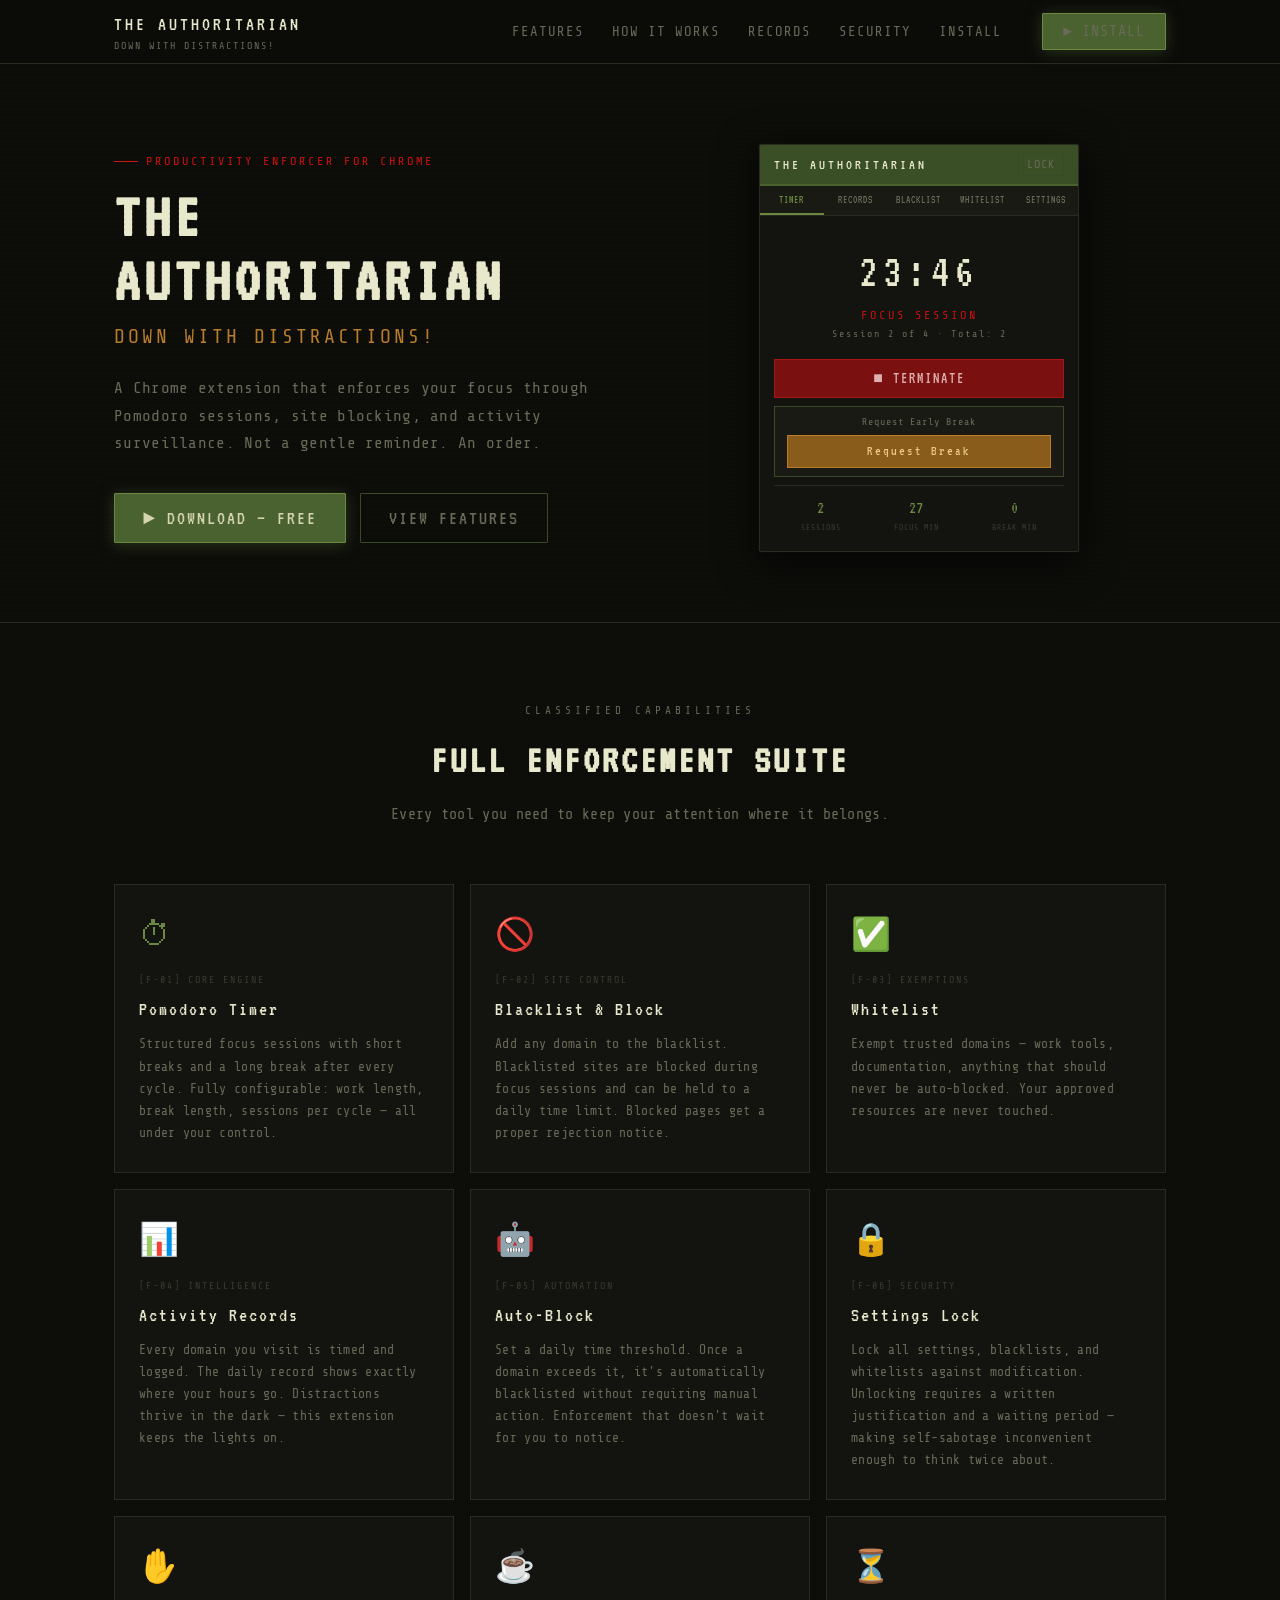
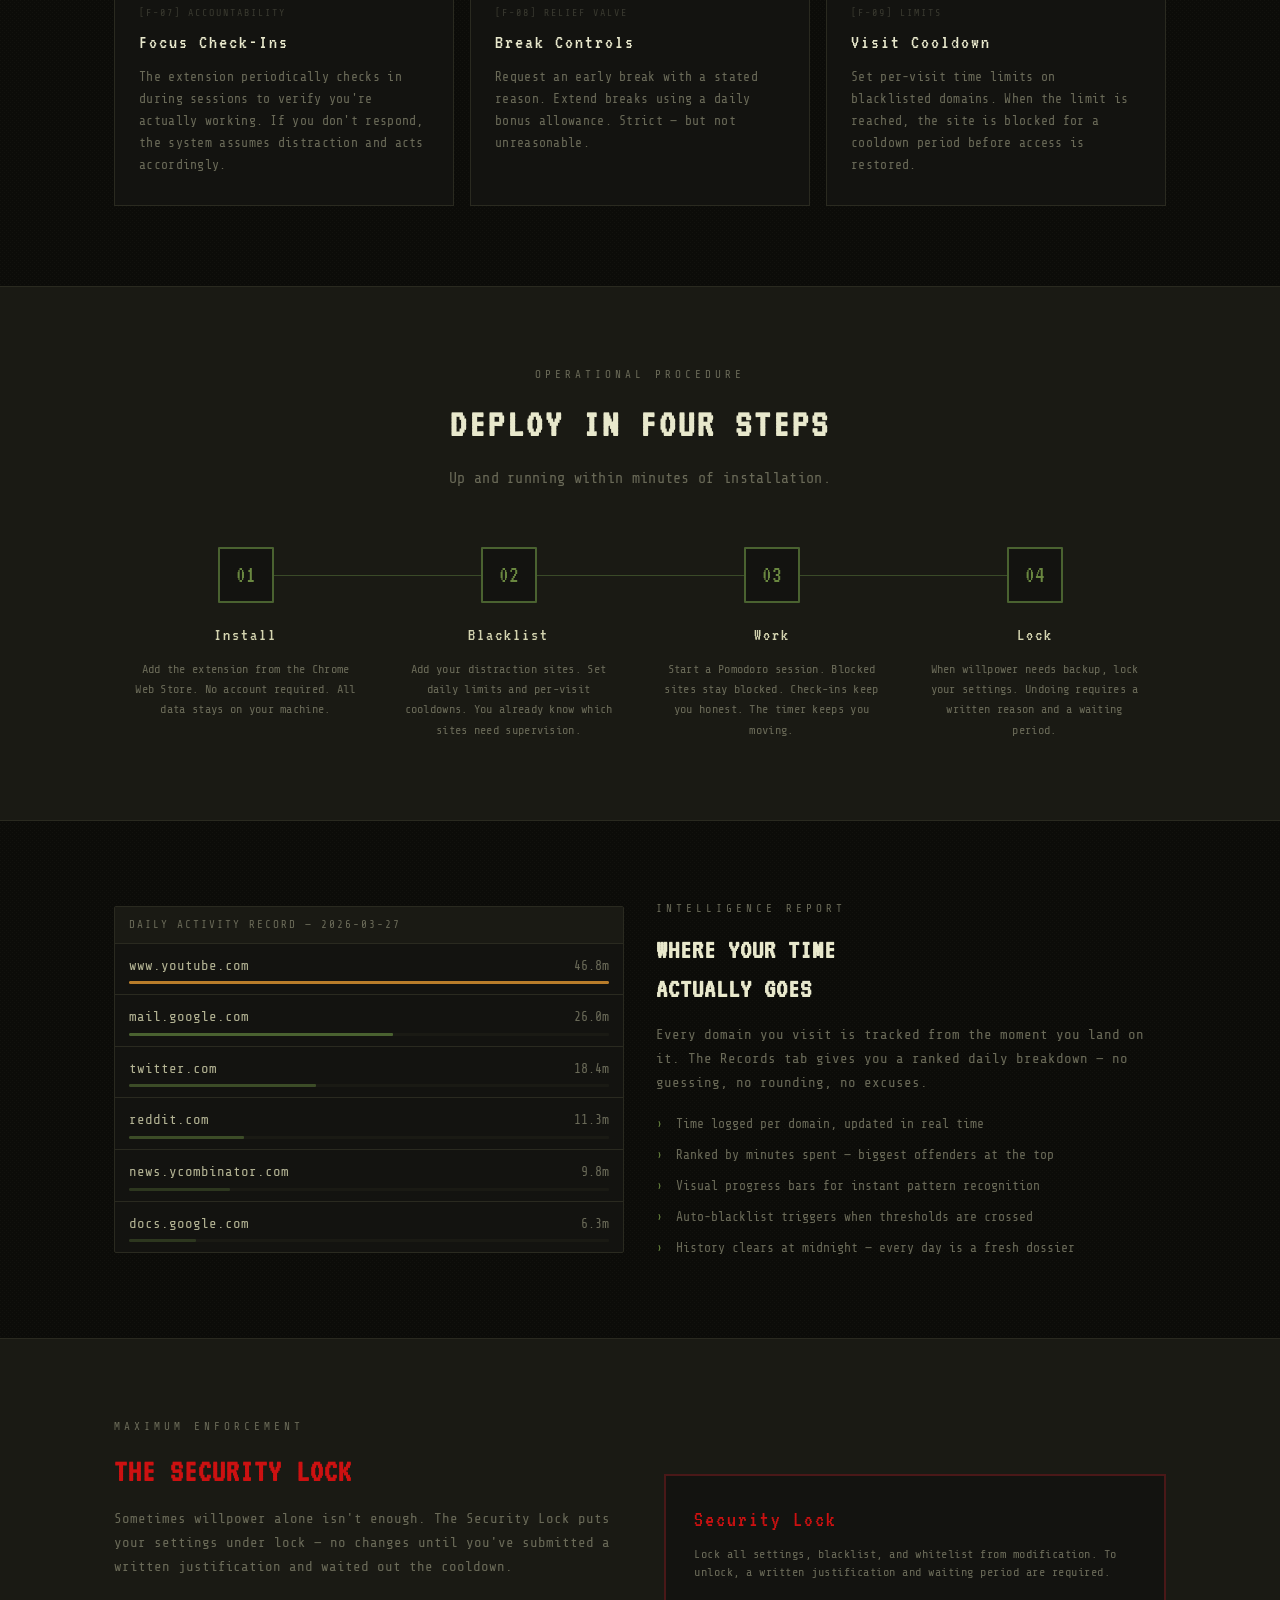
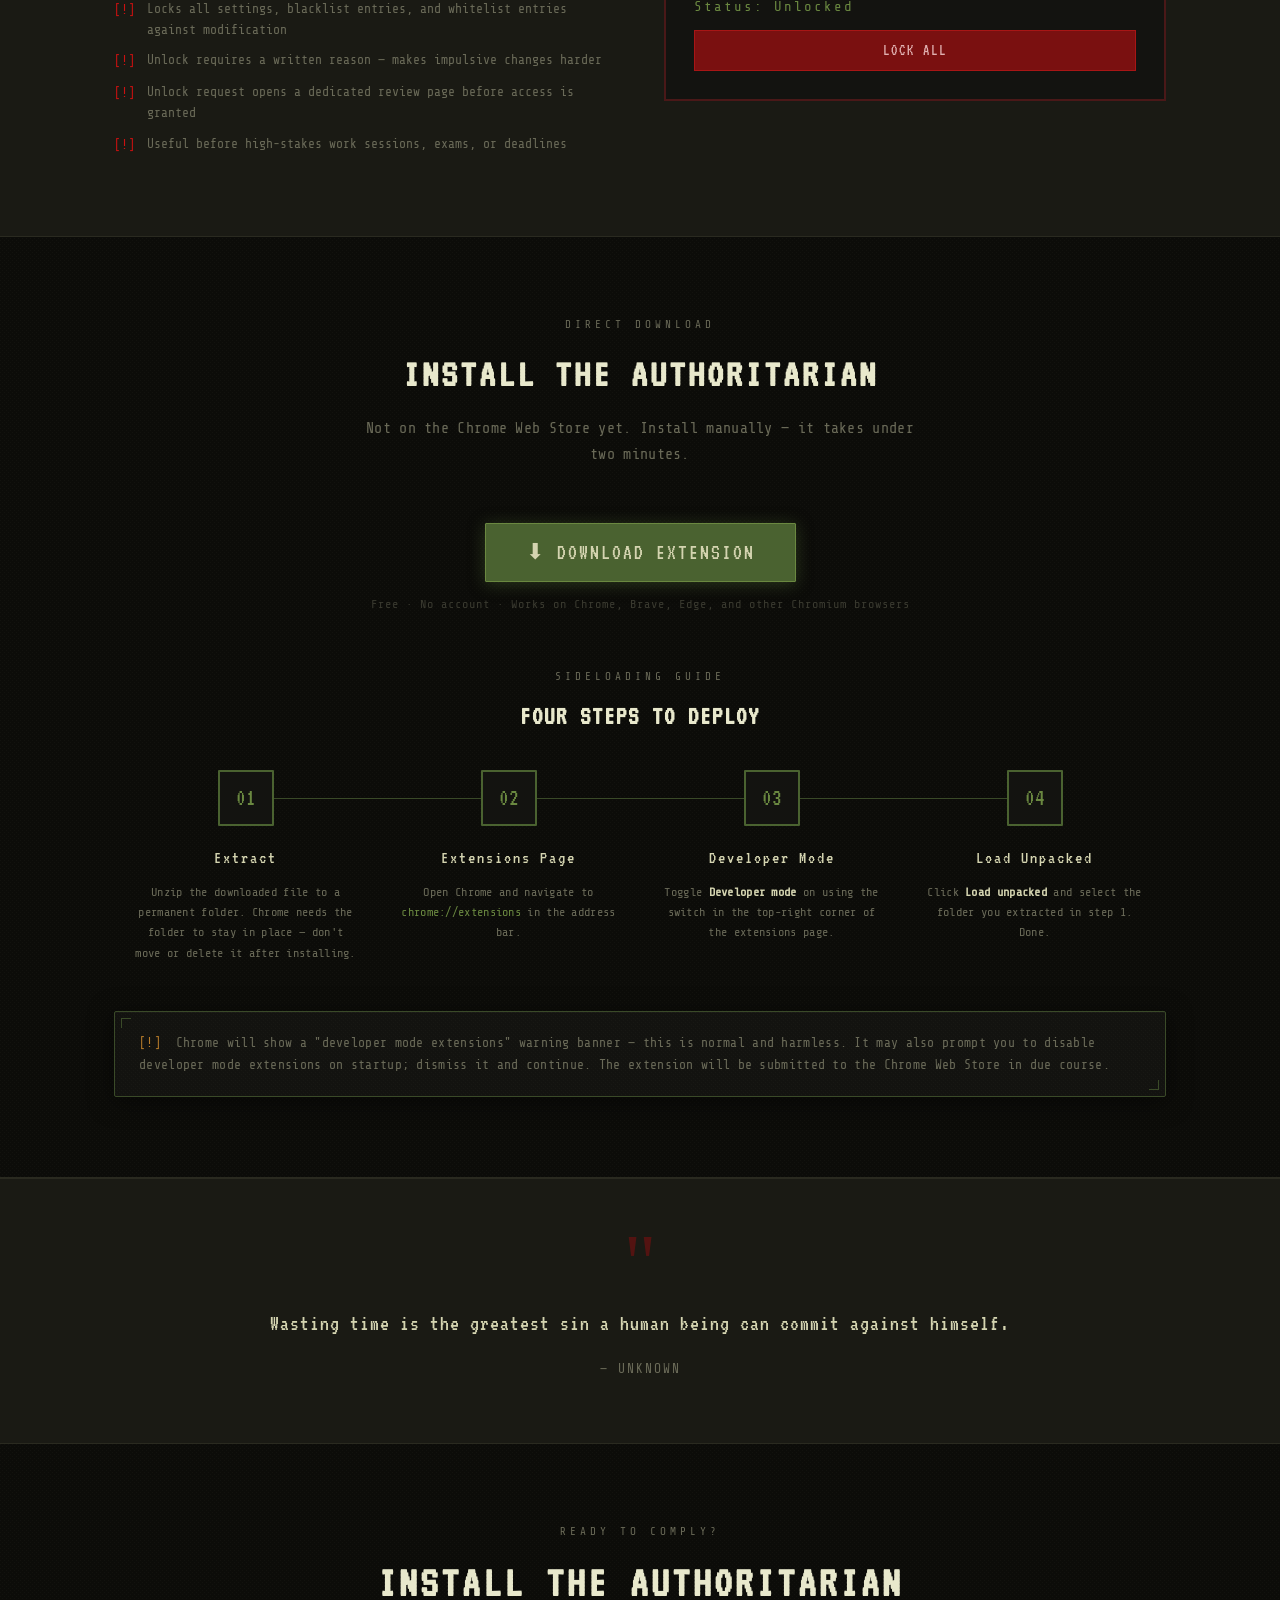
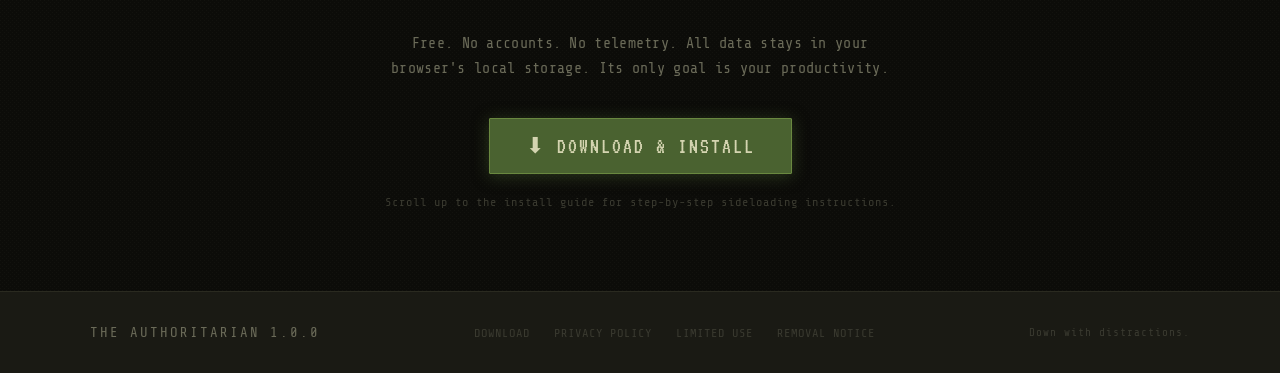
<file: index.html>
<!DOCTYPE html>
<html lang="en">
<head>
  <meta charset="UTF-8">
  <meta name="viewport" content="width=device-width, initial-scale=1.0">
  <title>The Authoritarian — Down With Distractions</title>
  <meta name="description" content="A totalitarian productivity enforcer for Chrome. Pomodoro timer, site blacklisting, activity records, and a tamper-proof security lock. Down with distractions.">
  <link rel="icon" href="../icons/icon128.png">
  <link rel="stylesheet" href="style.css">
</head>
<body>

  <div class="static-rain" id="rain"></div>

  <!-- ============================================================
       NAV
       ============================================================ -->
  <nav>
    <div class="nav-inner">
      <div class="nav-brand">
        <span class="name">The Authoritarian</span>
        <span class="sub">Down with distractions!</span>
      </div>
      <ul class="nav-links">
        <li><a href="#features">Features</a></li>
        <li><a href="#how-it-works">How It Works</a></li>
        <li><a href="#records">Records</a></li>
        <li><a href="#lock">Security</a></li>
        <li><a href="#install">Install</a></li>
        <li class="nav-cta">
          <a class="btn btn-primary" href="#install" style="font-size:15px;padding:7px 20px;">► Install</a>
        </li>
      </ul>
    </div>
  </nav>

  <main>

    <!-- ============================================================
         HERO
         ============================================================ -->
    <section class="hero">
      <div class="container">
        <div class="hero-inner">
          <div class="hero-copy">
            <div class="hero-eyebrow">Productivity Enforcer for Chrome</div>
            <h1>THE<br>AUTHOR&shy;ITARIAN</h1>
            <div class="hero-sub">Down with distractions!</div>
            <p class="hero-desc">
              A Chrome extension that enforces your focus through Pomodoro sessions,
              site blocking, and activity surveillance. Not a gentle reminder.
              An order.
            </p>
            <div class="hero-actions">
              <a class="btn btn-primary" href="#install">► Download — Free</a>
              <a class="btn btn-outline" href="#features">View Features</a>
            </div>
          </div>

          <!-- Extension popup mockup -->
          <div class="mockup-wrap">
            <div class="mockup-glow"></div>
            <div class="mockup">
              <div class="mockup-header">
                <span class="title">THE AUTHORITARIAN</span>
                <span class="lock">LOCK</span>
              </div>
              <div class="mockup-tabs">
                <div class="mockup-tab active">Timer</div>
                <div class="mockup-tab">Records</div>
                <div class="mockup-tab">Blacklist</div>
                <div class="mockup-tab">Whitelist</div>
                <div class="mockup-tab">Settings</div>
              </div>
              <div class="mockup-body">
                <div class="mockup-timer">
                  <div class="time">23:46</div>
                  <div class="mode">Focus Session</div>
                  <div class="session">Session 2 of 4 · Total: 2</div>
                </div>
                <div class="mockup-terminate">■ Terminate</div>
                <div class="mockup-break-panel">
                  <div class="label">Request Early Break</div>
                  <div class="mockup-break-btn">Request Break</div>
                </div>
                <div class="mockup-stats">
                  <div class="mockup-stat"><div class="v">2</div><div class="l">Sessions</div></div>
                  <div class="mockup-stat"><div class="v">27</div><div class="l">Focus Min</div></div>
                  <div class="mockup-stat"><div class="v">0</div><div class="l">Break Min</div></div>
                </div>
              </div>
            </div>
          </div>
        </div>
      </div>
    </section>

    <!-- ============================================================
         FEATURES
         ============================================================ -->
    <section id="features">
      <div class="container">
        <div class="section-header">
          <div class="section-eyebrow">Classified Capabilities</div>
          <h2 class="section-title">Full Enforcement Suite</h2>
          <p class="section-sub">Every tool you need to keep your attention where it belongs.</p>
        </div>

        <div class="features-grid">

          <div class="feature-card">
            <span class="feature-icon">⏱</span>
            <div class="feature-code">[F-01] Core Engine</div>
            <div class="feature-title">Pomodoro Timer</div>
            <p class="feature-desc">
              Structured focus sessions with short breaks and a long break after every cycle.
              Fully configurable: work length, break length, sessions per cycle — all under your control.
            </p>
          </div>

          <div class="feature-card">
            <span class="feature-icon">🚫</span>
            <div class="feature-code">[F-02] Site Control</div>
            <div class="feature-title">Blacklist & Block</div>
            <p class="feature-desc">
              Add any domain to the blacklist. Blacklisted sites are blocked during focus sessions
              and can be held to a daily time limit. Blocked pages get a proper rejection notice.
            </p>
          </div>

          <div class="feature-card">
            <span class="feature-icon">✅</span>
            <div class="feature-code">[F-03] Exemptions</div>
            <div class="feature-title">Whitelist</div>
            <p class="feature-desc">
              Exempt trusted domains — work tools, documentation, anything that should never
              be auto-blocked. Your approved resources are never touched.
            </p>
          </div>

          <div class="feature-card">
            <span class="feature-icon">📊</span>
            <div class="feature-code">[F-04] Intelligence</div>
            <div class="feature-title">Activity Records</div>
            <p class="feature-desc">
              Every domain you visit is timed and logged. The daily record shows exactly where
              your hours go. Distractions thrive in the dark — this extension keeps the lights on.
            </p>
          </div>

          <div class="feature-card">
            <span class="feature-icon">🤖</span>
            <div class="feature-code">[F-05] Automation</div>
            <div class="feature-title">Auto-Block</div>
            <p class="feature-desc">
              Set a daily time threshold. Once a domain exceeds it, it's automatically blacklisted
              without requiring manual action. Enforcement that doesn't wait for you to notice.
            </p>
          </div>

          <div class="feature-card">
            <span class="feature-icon">🔒</span>
            <div class="feature-code">[F-06] Security</div>
            <div class="feature-title">Settings Lock</div>
            <p class="feature-desc">
              Lock all settings, blacklists, and whitelists against modification. Unlocking requires
              a written justification and a waiting period — making self-sabotage inconvenient
              enough to think twice about.
            </p>
          </div>

          <div class="feature-card">
            <span class="feature-icon">✋</span>
            <div class="feature-code">[F-07] Accountability</div>
            <div class="feature-title">Focus Check-Ins</div>
            <p class="feature-desc">
              The extension periodically checks in during sessions to verify you're actually working.
              If you don't respond, the system assumes distraction and acts accordingly.
            </p>
          </div>

          <div class="feature-card">
            <span class="feature-icon">☕</span>
            <div class="feature-code">[F-08] Relief Valve</div>
            <div class="feature-title">Break Controls</div>
            <p class="feature-desc">
              Request an early break with a stated reason. Extend breaks using a daily
              bonus allowance. Strict — but not unreasonable.
            </p>
          </div>

          <div class="feature-card">
            <span class="feature-icon">⏳</span>
            <div class="feature-code">[F-09] Limits</div>
            <div class="feature-title">Visit Cooldown</div>
            <p class="feature-desc">
              Set per-visit time limits on blacklisted domains. When the limit is reached,
              the site is blocked for a cooldown period before access is restored.
            </p>
          </div>

        </div>
      </div>
    </section>

    <!-- ============================================================
         HOW IT WORKS
         ============================================================ -->
    <section id="how-it-works" style="background: var(--bg-inset);">
      <div class="container">
        <div class="section-header">
          <div class="section-eyebrow">Operational Procedure</div>
          <h2 class="section-title">Deploy In Four Steps</h2>
          <p class="section-sub">Up and running within minutes of installation.</p>
        </div>

        <div class="steps">
          <div class="step">
            <div class="step-num">01</div>
            <div class="step-title">Install</div>
            <p class="step-desc">
              Add the extension from the Chrome Web Store. No account required.
              All data stays on your machine.
            </p>
          </div>
          <div class="step">
            <div class="step-num">02</div>
            <div class="step-title">Blacklist</div>
            <p class="step-desc">
              Add your distraction sites. Set daily limits and per-visit cooldowns.
              You already know which sites need supervision.
            </p>
          </div>
          <div class="step">
            <div class="step-num">03</div>
            <div class="step-title">Work</div>
            <p class="step-desc">
              Start a Pomodoro session. Blocked sites stay blocked.
              Check-ins keep you honest. The timer keeps you moving.
            </p>
          </div>
          <div class="step">
            <div class="step-num">04</div>
            <div class="step-title">Lock</div>
            <p class="step-desc">
              When willpower needs backup, lock your settings.
              Undoing requires a written reason and a waiting period.
            </p>
          </div>
        </div>
      </div>
    </section>

    <!-- ============================================================
         RECORDS
         ============================================================ -->
    <section id="records">
      <div class="container">
        <div class="records-demo">
          <div class="records-panel">
            <div class="records-panel-header">Daily Activity Record — 2026-03-27</div>
            <div class="record-row">
              <div class="record-row-top">
                <span class="record-domain">www.youtube.com</span>
                <span class="record-time">46.8m</span>
              </div>
              <div class="record-bar"><div class="record-fill top" style="width:100%"></div></div>
            </div>
            <div class="record-row">
              <div class="record-row-top">
                <span class="record-domain">mail.google.com</span>
                <span class="record-time">26.0m</span>
              </div>
              <div class="record-bar"><div class="record-fill high" style="width:55%"></div></div>
            </div>
            <div class="record-row">
              <div class="record-row-top">
                <span class="record-domain">twitter.com</span>
                <span class="record-time">18.4m</span>
              </div>
              <div class="record-bar"><div class="record-fill mid" style="width:39%"></div></div>
            </div>
            <div class="record-row">
              <div class="record-row-top">
                <span class="record-domain">reddit.com</span>
                <span class="record-time">11.3m</span>
              </div>
              <div class="record-bar"><div class="record-fill mid" style="width:24%"></div></div>
            </div>
            <div class="record-row">
              <div class="record-row-top">
                <span class="record-domain">news.ycombinator.com</span>
                <span class="record-time">9.8m</span>
              </div>
              <div class="record-bar"><div class="record-fill low" style="width:21%"></div></div>
            </div>
            <div class="record-row">
              <div class="record-row-top">
                <span class="record-domain">docs.google.com</span>
                <span class="record-time">6.3m</span>
              </div>
              <div class="record-bar"><div class="record-fill low" style="width:14%"></div></div>
            </div>
          </div>

          <div class="records-copy">
            <div class="section-eyebrow" style="text-align:left;margin-bottom:14px;">Intelligence Report</div>
            <h3>Where Your Time<br>Actually Goes</h3>
            <p>
              Every domain you visit is tracked from the moment you land on it.
              The Records tab gives you a ranked daily breakdown — no guessing,
              no rounding, no excuses.
            </p>
            <ul>
              <li>Time logged per domain, updated in real time</li>
              <li>Ranked by minutes spent — biggest offenders at the top</li>
              <li>Visual progress bars for instant pattern recognition</li>
              <li>Auto-blacklist triggers when thresholds are crossed</li>
              <li>History clears at midnight — every day is a fresh dossier</li>
            </ul>
          </div>
        </div>
      </div>
    </section>

    <!-- ============================================================
         SECURITY LOCK
         ============================================================ -->
    <section id="lock" style="background: var(--bg-inset);">
      <div class="container">
        <div class="lock-showcase">
          <div class="lock-copy">
            <div class="section-eyebrow" style="text-align:left;margin-bottom:14px;">Maximum Enforcement</div>
            <h3>The Security Lock</h3>
            <p>
              Sometimes willpower alone isn't enough. The Security Lock puts
              your settings under lock — no changes until you've submitted a written
              justification and waited out the cooldown.
            </p>
            <ul class="lock-feature-list">
              <li>
                <span>[!]</span>
                <span>Locks all settings, blacklist entries, and whitelist entries against modification</span>
              </li>
              <li>
                <span>[!]</span>
                <span>Unlock requires a written reason — makes impulsive changes harder</span>
              </li>
              <li>
                <span>[!]</span>
                <span>Unlock request opens a dedicated review page before access is granted</span>
              </li>
              <li>
                <span>[!]</span>
                <span>Useful before high-stakes work sessions, exams, or deadlines</span>
              </li>
            </ul>
          </div>

          <div class="lock-panel">
            <div class="lock-panel-title">Security Lock</div>
            <p class="lock-panel-desc">
              Lock all settings, blacklist, and whitelist from modification.
              To unlock, a written justification and waiting period are required.
            </p>
            <div class="lock-status-row">Status: Unlocked</div>
            <div class="lock-btns">
              <div class="lock-btn-demo deny">Lock All</div>
              <div class="lock-btn-demo amber">Request Unlock</div>
            </div>
          </div>
        </div>
      </div>
    </section>

    <!-- ============================================================
         INSTALL
         ============================================================ -->
    <section id="install">
      <div class="container">
        <div class="section-header">
          <div class="section-eyebrow">Direct Download</div>
          <h2 class="section-title">Install The Authoritarian</h2>
          <p class="section-sub">Not on the Chrome Web Store yet. Install manually — it takes under two minutes.</p>
        </div>

        <div style="text-align:center; margin-bottom:56px;">
          <a class="btn btn-primary" href="the-authoritarian.zip" download style="font-size:22px;padding:13px 40px;">⬇ Download Extension</a>
          <div class="cta-note" style="margin-top:14px;">Free · No account · Works on Chrome, Brave, Edge, and other Chromium browsers</div>
        </div>

        <div class="section-header" style="margin-bottom:36px;">
          <div class="section-eyebrow">Sideloading Guide</div>
          <h3 style="font-size:26px;letter-spacing:2px;color:var(--text-white);text-transform:uppercase;">Four Steps to Deploy</h3>
        </div>

        <div class="steps">
          <div class="step">
            <div class="step-num">01</div>
            <div class="step-title">Extract</div>
            <p class="step-desc">Unzip the downloaded file to a permanent folder. Chrome needs the folder to stay in place — don't move or delete it after installing.</p>
          </div>
          <div class="step">
            <div class="step-num">02</div>
            <div class="step-title">Extensions Page</div>
            <p class="step-desc">Open Chrome and navigate to <span style="font-family:var(--font-mono);color:var(--green-bright);font-size:12px;">chrome://extensions</span> in the address bar.</p>
          </div>
          <div class="step">
            <div class="step-num">03</div>
            <div class="step-title">Developer Mode</div>
            <p class="step-desc">Toggle <strong style="color:var(--text-bright)">Developer mode</strong> on using the switch in the top-right corner of the extensions page.</p>
          </div>
          <div class="step">
            <div class="step-num">04</div>
            <div class="step-title">Load Unpacked</div>
            <p class="step-desc">Click <strong style="color:var(--text-bright)">Load unpacked</strong> and select the folder you extracted in step 1. Done.</p>
          </div>
        </div>

        <div class="card" style="margin-top:48px;padding:20px 24px;border-color:var(--border-green);">
          <p style="font-size:13px;font-family:var(--font-mono);color:var(--text-dim);line-height:1.7;letter-spacing:0.3px;">
            <span style="color:var(--amber)">[!]</span>&nbsp;
            Chrome will show a "developer mode extensions" warning banner — this is normal and harmless. It may also prompt you to disable developer mode extensions on startup; dismiss it and continue. The extension will be submitted to the Chrome Web Store in due course.
          </p>
        </div>
      </div>
    </section>

    <!-- ============================================================
         QUOTE
         ============================================================ -->
    <div class="quote-section">
      <div class="container">
        <span class="quote-mark">"</span>
        <p class="quote-text">
          Wasting time is the greatest sin a human being can commit against himself.
        </p>
        <div class="quote-source">— Unknown</div>
      </div>
    </div>

    <!-- ============================================================
         CTA
         ============================================================ -->
    <section class="cta-section">
      <div class="container">
        <div class="section-eyebrow" style="margin-bottom:14px;">Ready to Comply?</div>
        <h2>Install The Authoritarian</h2>
        <p>
          Free. No accounts. No telemetry. All data stays in your browser's local storage.
          Its only goal is your productivity.
        </p>
        <div class="cta-actions">
          <a class="btn btn-primary" href="#install" style="font-size:22px;padding:12px 36px;">⬇ Download &amp; Install</a>
        </div>
        <div class="cta-note">Scroll up to the install guide for step-by-step sideloading instructions.</div>
      </div>
    </section>

  </main>

  <!-- ============================================================
       FOOTER
       ============================================================ -->
  <footer>
    <div class="footer-inner">
      <div class="footer-brand">The Authoritarian 1.0.0</div>
      <ul class="footer-links">
        <li><a href="the-authoritarian.zip" download>Download</a></li>
        <li><a href="privacy-policy.html">Privacy Policy</a></li>
        <li><a href="limited-use.html">Limited Use</a></li>
        <li><a href="uninstall.html">Removal Notice</a></li>
      </ul>
      <div class="footer-copy">Down with distractions.</div>
    </div>
  </footer>

  <script>
    // Falling green lines background effect
    const rain = document.getElementById('rain');
    for (let i = 0; i < 50; i++) {
      const line = document.createElement('div');
      line.className = 'rain-line';
      line.style.left              = Math.random() * 100 + '%';
      line.style.height            = (Math.random() * 40 + 20) + 'px';
      line.style.animationDuration = (Math.random() * 4 + 3) + 's';
      line.style.animationDelay    = Math.random() * 6 + 's';
      line.style.opacity           = (Math.random() * 0.3 + 0.05).toString();
      rain.appendChild(line);
    }
  </script>
</body>
</html>
</file>
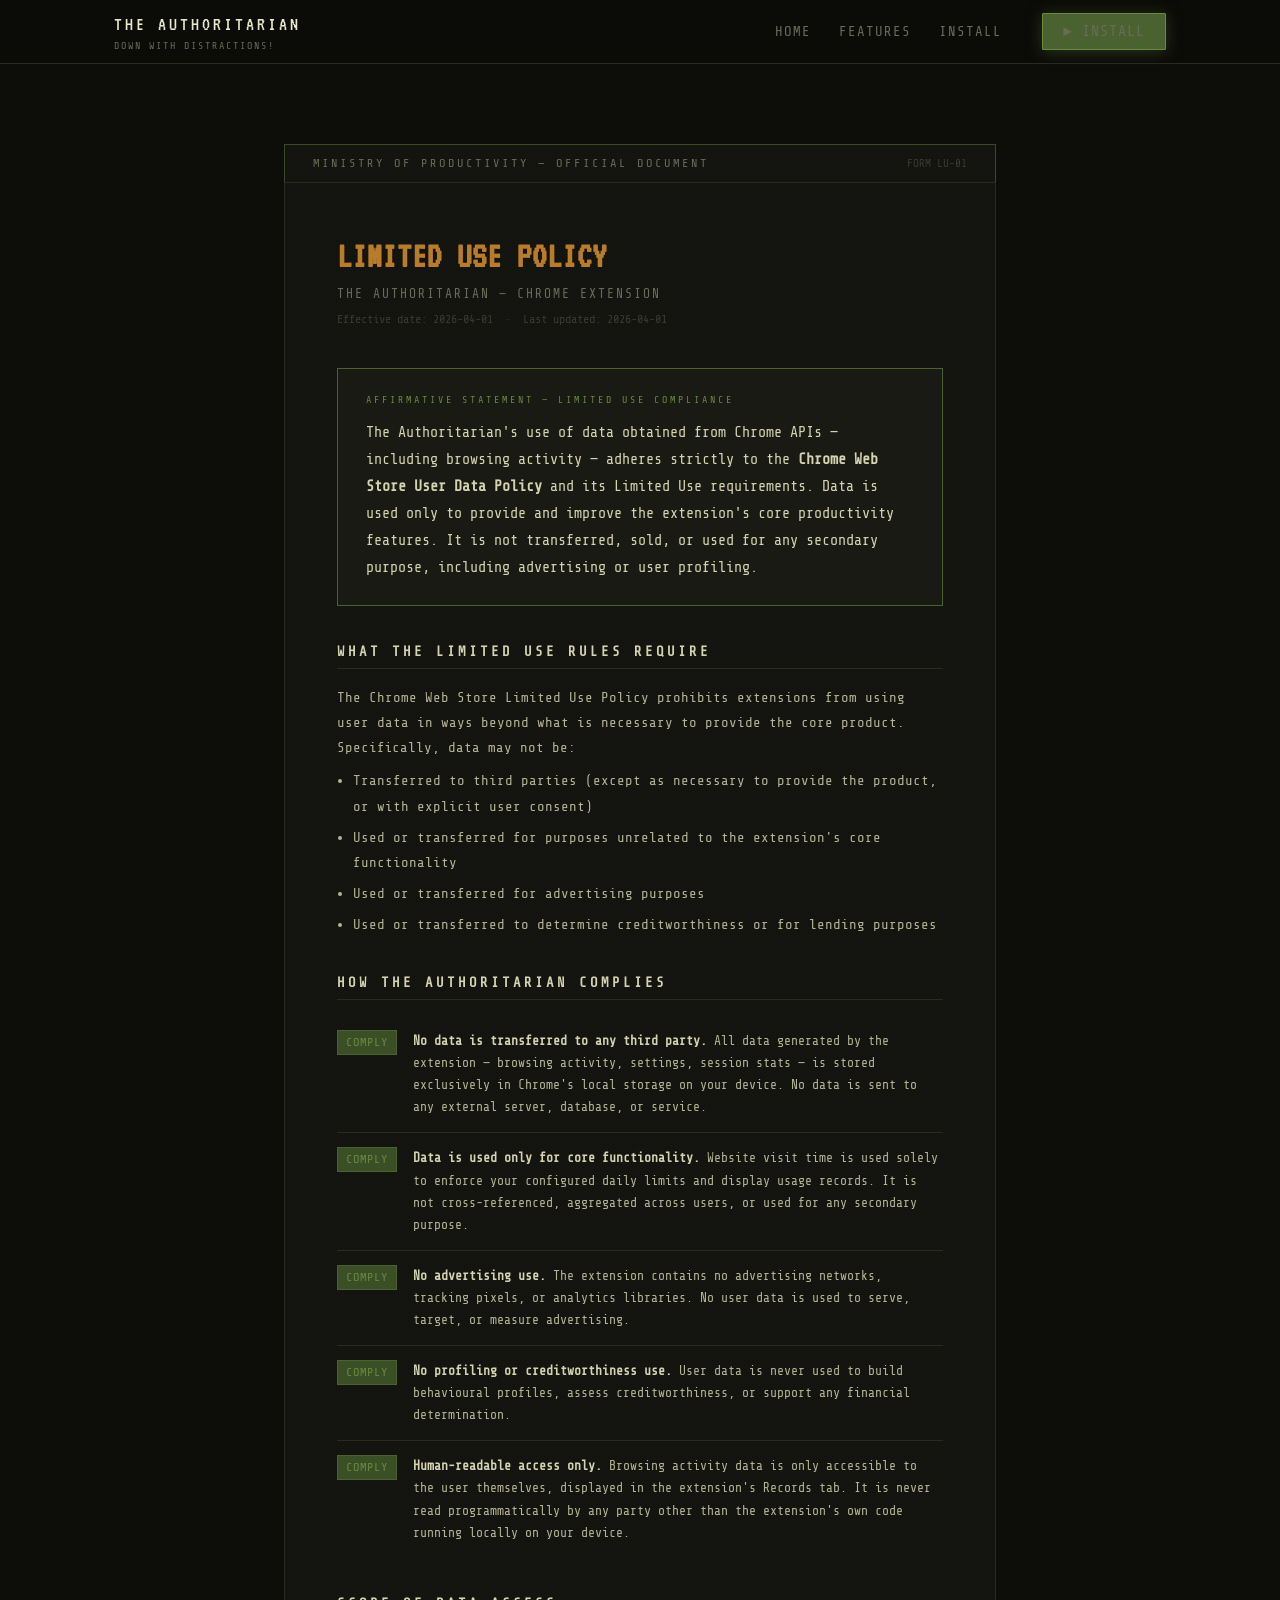
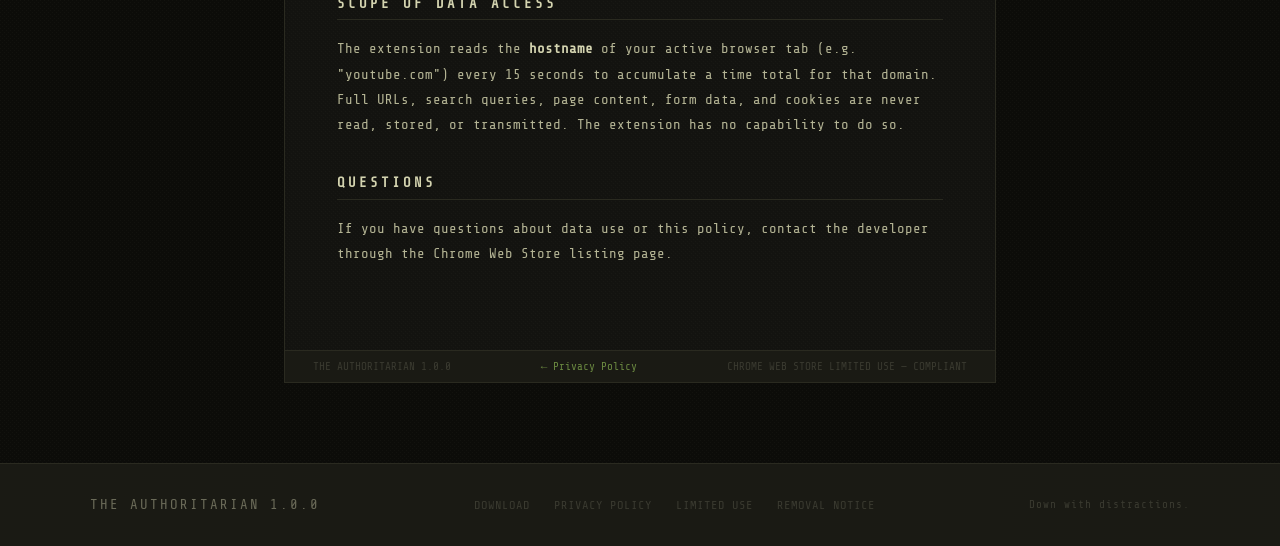
<file: limited-use.html>
<!DOCTYPE html>
<html lang="en">
<head>
  <meta charset="UTF-8">
  <meta name="viewport" content="width=device-width, initial-scale=1.0">
  <title>Limited Use Policy — The Authoritarian</title>
  <meta name="description" content="Limited Use Policy for The Authoritarian Chrome extension, affirming compliance with Chrome Web Store data use requirements.">
  <link rel="stylesheet" href="style.css">
  <style>
    .doc-page {
      max-width: 760px;
      margin: 80px auto 80px;
      padding: 0 24px;
    }
    .doc-header {
      background: var(--bg-card);
      background-image: var(--dither);
      border: 1px solid var(--border-green);
      border-bottom: none;
      padding: 10px 28px;
      display: flex;
      justify-content: space-between;
      align-items: center;
    }
    .doc-header-brand { font-size: 12px; color: var(--text-dim); letter-spacing: 3px; font-family: var(--font-mono); }
    .doc-header-ref   { font-size: 11px; color: var(--text-faint); font-family: var(--font-mono); }
    .doc-body {
      background: var(--bg-card);
      background-image: var(--dither);
      border: 1px solid var(--border);
      padding: 48px 52px;
    }
    .doc-title { font-size: 36px; color: var(--amber); margin-bottom: 4px; }
    .doc-subtitle { font-size: 13px; color: var(--text-dim); letter-spacing: 2px; font-family: var(--font-mono); margin-bottom: 8px; text-transform: uppercase; }
    .doc-date { font-size: 12px; color: var(--text-faint); font-family: var(--font-mono); margin-bottom: 40px; }

    .affirmation-block {
      background: var(--bg-inset);
      border: 1px solid var(--green);
      padding: 24px 28px;
      margin-bottom: 36px;
    }
    .affirmation-block .label {
      font-size: 10px;
      letter-spacing: 3px;
      color: var(--green-bright);
      font-family: var(--font-mono);
      margin-bottom: 12px;
    }
    .affirmation-block p {
      font-size: 15px;
      color: var(--text-bright);
      line-height: 1.8;
      font-family: var(--font-mono);
    }

    .policy-section { margin-bottom: 36px; }
    .policy-section h2 {
      font-size: 14px;
      color: var(--text-bright);
      letter-spacing: 3px;
      border-bottom: 1px solid var(--border);
      padding-bottom: 6px;
      margin-bottom: 16px;
      font-family: var(--font-mono);
    }
    .policy-section p, .policy-section li {
      font-size: 14px;
      color: var(--text);
      line-height: 1.8;
      font-family: var(--font-mono);
    }
    .policy-section ul { margin: 8px 0 0 16px; }
    .policy-section li { margin-bottom: 6px; }
    .policy-section strong { color: var(--text-bright); }

    .rule-row {
      display: flex;
      gap: 16px;
      align-items: flex-start;
      padding: 14px 0;
      border-bottom: 1px solid var(--border);
    }
    .rule-row:last-child { border-bottom: none; }
    .rule-status {
      flex-shrink: 0;
      font-size: 12px;
      font-family: var(--font-mono);
      letter-spacing: 1px;
      padding: 3px 8px;
      border: 1px solid;
    }
    .rule-status.comply { color: var(--green-bright); border-color: var(--green); background: var(--green-dim); }
    .rule-text { font-size: 13px; font-family: var(--font-mono); color: var(--text); line-height: 1.7; }
    .rule-text strong { color: var(--text-bright); }

    .doc-footer {
      background: var(--bg-inset);
      border: 1px solid var(--border);
      border-top: none;
      padding: 8px 28px;
      display: flex;
      justify-content: space-between;
      align-items: center;
    }
    .doc-footer span { font-size: 11px; color: var(--text-faint); font-family: var(--font-mono); }
    .doc-footer a { font-size: 11px; color: var(--green-bright); font-family: var(--font-mono); }

    @media (max-width: 600px) {
      .doc-body { padding: 28px 20px; }
    }
  </style>
</head>
<body>

  <nav>
    <div class="nav-inner">
      <div class="nav-brand">
        <span class="name">The Authoritarian</span>
        <span class="sub">Down with distractions!</span>
      </div>
      <ul class="nav-links">
        <li><a href="index.html">Home</a></li>
        <li><a href="index.html#features">Features</a></li>
        <li><a href="index.html#install">Install</a></li>
        <li class="nav-cta">
          <a class="btn btn-primary" href="index.html#install" style="font-size:15px;padding:7px 20px;">► Install</a>
        </li>
      </ul>
    </div>
  </nav>

  <main>
    <div class="doc-page">
      <div class="doc-header">
        <span class="doc-header-brand">MINISTRY OF PRODUCTIVITY — OFFICIAL DOCUMENT</span>
        <span class="doc-header-ref">FORM LU-01</span>
      </div>

      <div class="doc-body">
        <h1 class="doc-title">LIMITED USE POLICY</h1>
        <div class="doc-subtitle">The Authoritarian — Chrome Extension</div>
        <div class="doc-date">Effective date: 2026-04-01 &nbsp;·&nbsp; Last updated: 2026-04-01</div>

        <div class="affirmation-block">
          <div class="label">AFFIRMATIVE STATEMENT — LIMITED USE COMPLIANCE</div>
          <p>
            The Authoritarian's use of data obtained from Chrome APIs — including browsing activity — adheres strictly to the
            <strong>Chrome Web Store User Data Policy</strong> and its Limited Use requirements.
            Data is used only to provide and improve the extension's core productivity features.
            It is not transferred, sold, or used for any secondary purpose, including advertising or user profiling.
          </p>
        </div>

        <div class="policy-section">
          <h2>What the Limited Use Rules Require</h2>
          <p>The Chrome Web Store Limited Use Policy prohibits extensions from using user data in ways beyond what is necessary to provide the core product. Specifically, data may not be:</p>
          <ul>
            <li>Transferred to third parties (except as necessary to provide the product, or with explicit user consent)</li>
            <li>Used or transferred for purposes unrelated to the extension's core functionality</li>
            <li>Used or transferred for advertising purposes</li>
            <li>Used or transferred to determine creditworthiness or for lending purposes</li>
          </ul>
        </div>

        <div class="policy-section">
          <h2>How The Authoritarian Complies</h2>

          <div class="rule-row">
            <span class="rule-status comply">COMPLY</span>
            <div class="rule-text">
              <strong>No data is transferred to any third party.</strong> All data generated by the extension — browsing activity, settings, session stats — is stored exclusively in Chrome's local storage on your device. No data is sent to any external server, database, or service.
            </div>
          </div>

          <div class="rule-row">
            <span class="rule-status comply">COMPLY</span>
            <div class="rule-text">
              <strong>Data is used only for core functionality.</strong> Website visit time is used solely to enforce your configured daily limits and display usage records. It is not cross-referenced, aggregated across users, or used for any secondary purpose.
            </div>
          </div>

          <div class="rule-row">
            <span class="rule-status comply">COMPLY</span>
            <div class="rule-text">
              <strong>No advertising use.</strong> The extension contains no advertising networks, tracking pixels, or analytics libraries. No user data is used to serve, target, or measure advertising.
            </div>
          </div>

          <div class="rule-row">
            <span class="rule-status comply">COMPLY</span>
            <div class="rule-text">
              <strong>No profiling or creditworthiness use.</strong> User data is never used to build behavioural profiles, assess creditworthiness, or support any financial determination.
            </div>
          </div>

          <div class="rule-row">
            <span class="rule-status comply">COMPLY</span>
            <div class="rule-text">
              <strong>Human-readable access only.</strong> Browsing activity data is only accessible to the user themselves, displayed in the extension's Records tab. It is never read programmatically by any party other than the extension's own code running locally on your device.
            </div>
          </div>
        </div>

        <div class="policy-section">
          <h2>Scope of Data Access</h2>
          <p>The extension reads the <strong>hostname</strong> of your active browser tab (e.g. "youtube.com") every 15 seconds to accumulate a time total for that domain. Full URLs, search queries, page content, form data, and cookies are never read, stored, or transmitted. The extension has no capability to do so.</p>
        </div>

        <div class="policy-section">
          <h2>Questions</h2>
          <p>If you have questions about data use or this policy, contact the developer through the Chrome Web Store listing page.</p>
        </div>
      </div>

      <div class="doc-footer">
        <span>THE AUTHORITARIAN 1.0.0</span>
        <a href="privacy-policy.html">← Privacy Policy</a>
        <span>CHROME WEB STORE LIMITED USE — COMPLIANT</span>
      </div>
    </div>
  </main>

  <footer>
    <div class="footer-inner">
      <div class="footer-brand">The Authoritarian 1.0.0</div>
      <ul class="footer-links">
        <li><a href="index.html#install">Download</a></li>
        <li><a href="privacy-policy.html">Privacy Policy</a></li>
        <li><a href="limited-use.html">Limited Use</a></li>
        <li><a href="uninstall.html">Removal Notice</a></li>
      </ul>
      <div class="footer-copy">Down with distractions.</div>
    </div>
  </footer>

</body>
</html>
</file>
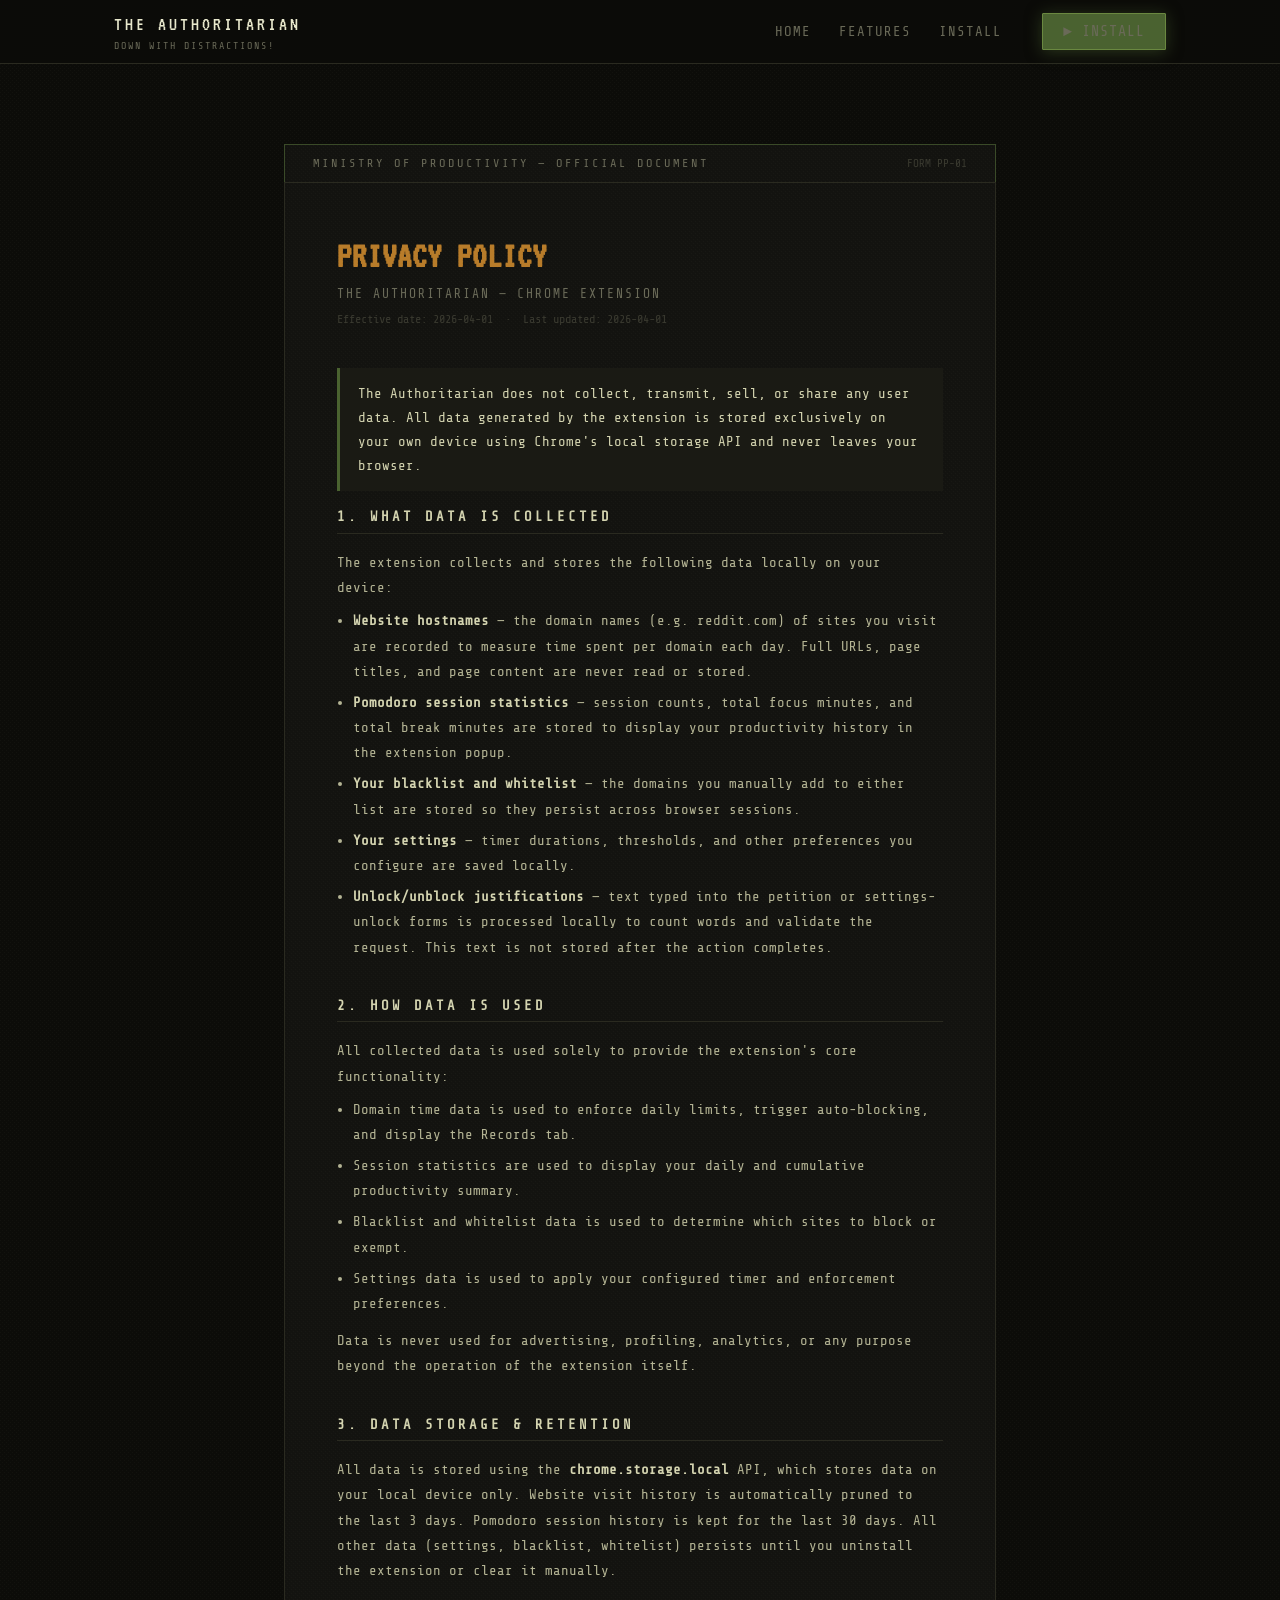
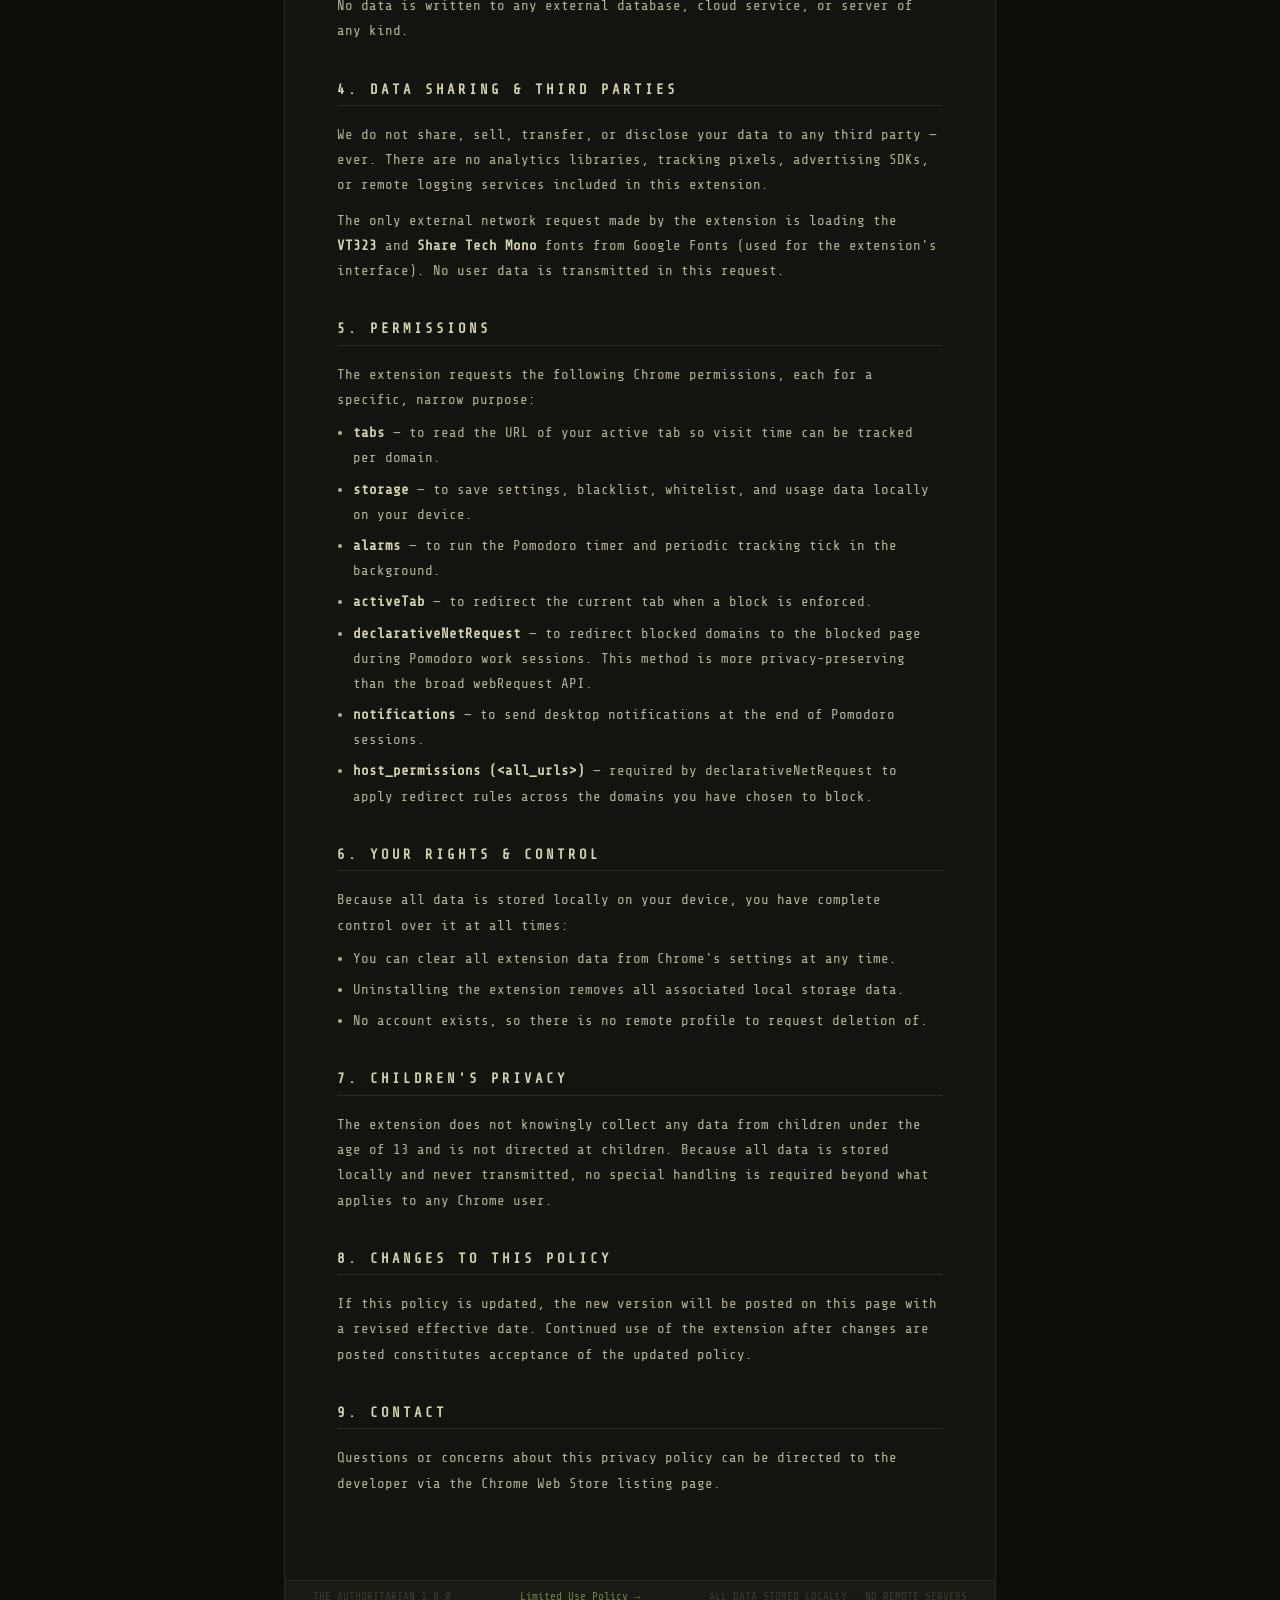
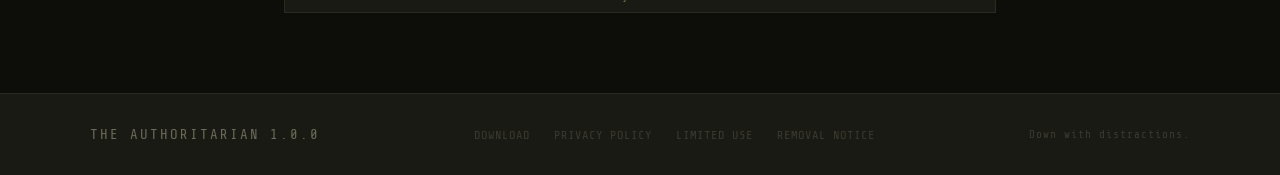
<file: privacy-policy.html>
<!DOCTYPE html>
<html lang="en">
<head>
  <meta charset="UTF-8">
  <meta name="viewport" content="width=device-width, initial-scale=1.0">
  <title>Privacy Policy — The Authoritarian</title>
  <meta name="description" content="Privacy Policy for The Authoritarian Chrome extension. All data is stored locally on your device. No data is transmitted to any server.">
  <link rel="stylesheet" href="style.css">
  <style>
    .doc-page {
      max-width: 760px;
      margin: 80px auto 80px;
      padding: 0 24px;
    }
    .doc-header {
      background: var(--bg-card);
      background-image: var(--dither);
      border: 1px solid var(--border-green);
      border-bottom: none;
      padding: 10px 28px;
      display: flex;
      justify-content: space-between;
      align-items: center;
    }
    .doc-header-brand { font-size: 12px; color: var(--text-dim); letter-spacing: 3px; font-family: var(--font-mono); }
    .doc-header-ref   { font-size: 11px; color: var(--text-faint); font-family: var(--font-mono); }
    .doc-body {
      background: var(--bg-card);
      background-image: var(--dither);
      border: 1px solid var(--border);
      padding: 48px 52px;
    }
    .doc-title { font-size: 36px; color: var(--amber); margin-bottom: 4px; }
    .doc-subtitle { font-size: 13px; color: var(--text-dim); letter-spacing: 2px; font-family: var(--font-mono); margin-bottom: 8px; text-transform: uppercase; }
    .doc-date { font-size: 12px; color: var(--text-faint); font-family: var(--font-mono); margin-bottom: 40px; }

    .policy-section { margin-bottom: 36px; }
    .policy-section h2 {
      font-size: 14px;
      color: var(--text-bright);
      letter-spacing: 3px;
      border-bottom: 1px solid var(--border);
      padding-bottom: 6px;
      margin-bottom: 16px;
      font-family: var(--font-mono);
    }
    .policy-section p, .policy-section li {
      font-size: 14px;
      color: var(--text);
      line-height: 1.8;
      font-family: var(--font-mono);
    }
    .policy-section ul { margin: 8px 0 0 16px; }
    .policy-section li { margin-bottom: 6px; }
    .policy-section strong { color: var(--text-bright); }

    .highlight-box {
      background: var(--bg-inset);
      border-left: 3px solid var(--green);
      padding: 14px 18px;
      margin: 16px 0;
    }
    .highlight-box p {
      font-size: 14px;
      color: var(--text-bright);
      font-family: var(--font-mono);
      line-height: 1.7;
    }

    .doc-footer {
      background: var(--bg-inset);
      border: 1px solid var(--border);
      border-top: none;
      padding: 8px 28px;
      display: flex;
      justify-content: space-between;
      align-items: center;
    }
    .doc-footer span { font-size: 11px; color: var(--text-faint); font-family: var(--font-mono); }
    .doc-footer a { font-size: 11px; color: var(--green-bright); font-family: var(--font-mono); }

    @media (max-width: 600px) {
      .doc-body { padding: 28px 20px; }
    }
  </style>
</head>
<body>

  <nav>
    <div class="nav-inner">
      <div class="nav-brand">
        <span class="name">The Authoritarian</span>
        <span class="sub">Down with distractions!</span>
      </div>
      <ul class="nav-links">
        <li><a href="index.html">Home</a></li>
        <li><a href="index.html#features">Features</a></li>
        <li><a href="index.html#install">Install</a></li>
        <li class="nav-cta">
          <a class="btn btn-primary" href="index.html#install" style="font-size:15px;padding:7px 20px;">► Install</a>
        </li>
      </ul>
    </div>
  </nav>

  <main>
    <div class="doc-page">
      <div class="doc-header">
        <span class="doc-header-brand">MINISTRY OF PRODUCTIVITY — OFFICIAL DOCUMENT</span>
        <span class="doc-header-ref">FORM PP-01</span>
      </div>

      <div class="doc-body">
        <h1 class="doc-title">PRIVACY POLICY</h1>
        <div class="doc-subtitle">The Authoritarian — Chrome Extension</div>
        <div class="doc-date">Effective date: 2026-04-01 &nbsp;·&nbsp; Last updated: 2026-04-01</div>

        <div class="highlight-box">
          <p>The Authoritarian does not collect, transmit, sell, or share any user data. All data generated by the extension is stored exclusively on your own device using Chrome's local storage API and never leaves your browser.</p>
        </div>

        <div class="policy-section">
          <h2>1. What Data Is Collected</h2>
          <p>The extension collects and stores the following data locally on your device:</p>
          <ul>
            <li><strong>Website hostnames</strong> — the domain names (e.g. reddit.com) of sites you visit are recorded to measure time spent per domain each day. Full URLs, page titles, and page content are never read or stored.</li>
            <li><strong>Pomodoro session statistics</strong> — session counts, total focus minutes, and total break minutes are stored to display your productivity history in the extension popup.</li>
            <li><strong>Your blacklist and whitelist</strong> — the domains you manually add to either list are stored so they persist across browser sessions.</li>
            <li><strong>Your settings</strong> — timer durations, thresholds, and other preferences you configure are saved locally.</li>
            <li><strong>Unlock/unblock justifications</strong> — text typed into the petition or settings-unlock forms is processed locally to count words and validate the request. This text is not stored after the action completes.</li>
          </ul>
        </div>

        <div class="policy-section">
          <h2>2. How Data Is Used</h2>
          <p>All collected data is used solely to provide the extension's core functionality:</p>
          <ul>
            <li>Domain time data is used to enforce daily limits, trigger auto-blocking, and display the Records tab.</li>
            <li>Session statistics are used to display your daily and cumulative productivity summary.</li>
            <li>Blacklist and whitelist data is used to determine which sites to block or exempt.</li>
            <li>Settings data is used to apply your configured timer and enforcement preferences.</li>
          </ul>
          <p style="margin-top:12px;">Data is never used for advertising, profiling, analytics, or any purpose beyond the operation of the extension itself.</p>
        </div>

        <div class="policy-section">
          <h2>3. Data Storage &amp; Retention</h2>
          <p>All data is stored using the <strong>chrome.storage.local</strong> API, which stores data on your local device only. Website visit history is automatically pruned to the last 3 days. Pomodoro session history is kept for the last 30 days. All other data (settings, blacklist, whitelist) persists until you uninstall the extension or clear it manually.</p>
          <p style="margin-top:10px;">No data is written to any external database, cloud service, or server of any kind.</p>
        </div>

        <div class="policy-section">
          <h2>4. Data Sharing &amp; Third Parties</h2>
          <p>We do not share, sell, transfer, or disclose your data to any third party — ever. There are no analytics libraries, tracking pixels, advertising SDKs, or remote logging services included in this extension.</p>
          <p style="margin-top:10px;">The only external network request made by the extension is loading the <strong>VT323</strong> and <strong>Share Tech Mono</strong> fonts from Google Fonts (used for the extension's interface). No user data is transmitted in this request.</p>
        </div>

        <div class="policy-section">
          <h2>5. Permissions</h2>
          <p>The extension requests the following Chrome permissions, each for a specific, narrow purpose:</p>
          <ul>
            <li><strong>tabs</strong> — to read the URL of your active tab so visit time can be tracked per domain.</li>
            <li><strong>storage</strong> — to save settings, blacklist, whitelist, and usage data locally on your device.</li>
            <li><strong>alarms</strong> — to run the Pomodoro timer and periodic tracking tick in the background.</li>
            <li><strong>activeTab</strong> — to redirect the current tab when a block is enforced.</li>
            <li><strong>declarativeNetRequest</strong> — to redirect blocked domains to the blocked page during Pomodoro work sessions. This method is more privacy-preserving than the broad webRequest API.</li>
            <li><strong>notifications</strong> — to send desktop notifications at the end of Pomodoro sessions.</li>
            <li><strong>host_permissions (&lt;all_urls&gt;)</strong> — required by declarativeNetRequest to apply redirect rules across the domains you have chosen to block.</li>
          </ul>
        </div>

        <div class="policy-section">
          <h2>6. Your Rights &amp; Control</h2>
          <p>Because all data is stored locally on your device, you have complete control over it at all times:</p>
          <ul>
            <li>You can clear all extension data from Chrome's settings at any time.</li>
            <li>Uninstalling the extension removes all associated local storage data.</li>
            <li>No account exists, so there is no remote profile to request deletion of.</li>
          </ul>
        </div>

        <div class="policy-section">
          <h2>7. Children's Privacy</h2>
          <p>The extension does not knowingly collect any data from children under the age of 13 and is not directed at children. Because all data is stored locally and never transmitted, no special handling is required beyond what applies to any Chrome user.</p>
        </div>

        <div class="policy-section">
          <h2>8. Changes to This Policy</h2>
          <p>If this policy is updated, the new version will be posted on this page with a revised effective date. Continued use of the extension after changes are posted constitutes acceptance of the updated policy.</p>
        </div>

        <div class="policy-section">
          <h2>9. Contact</h2>
          <p>Questions or concerns about this privacy policy can be directed to the developer via the Chrome Web Store listing page.</p>
        </div>
      </div>

      <div class="doc-footer">
        <span>THE AUTHORITARIAN 1.0.0</span>
        <a href="limited-use.html">Limited Use Policy →</a>
        <span>ALL DATA STORED LOCALLY · NO REMOTE SERVERS</span>
      </div>
    </div>
  </main>

  <footer>
    <div class="footer-inner">
      <div class="footer-brand">The Authoritarian 1.0.0</div>
      <ul class="footer-links">
        <li><a href="index.html#install">Download</a></li>
        <li><a href="privacy-policy.html">Privacy Policy</a></li>
        <li><a href="limited-use.html">Limited Use</a></li>
        <li><a href="uninstall.html">Removal Notice</a></li>
      </ul>
      <div class="footer-copy">Down with distractions.</div>
    </div>
  </footer>

</body>
</html>
</file>
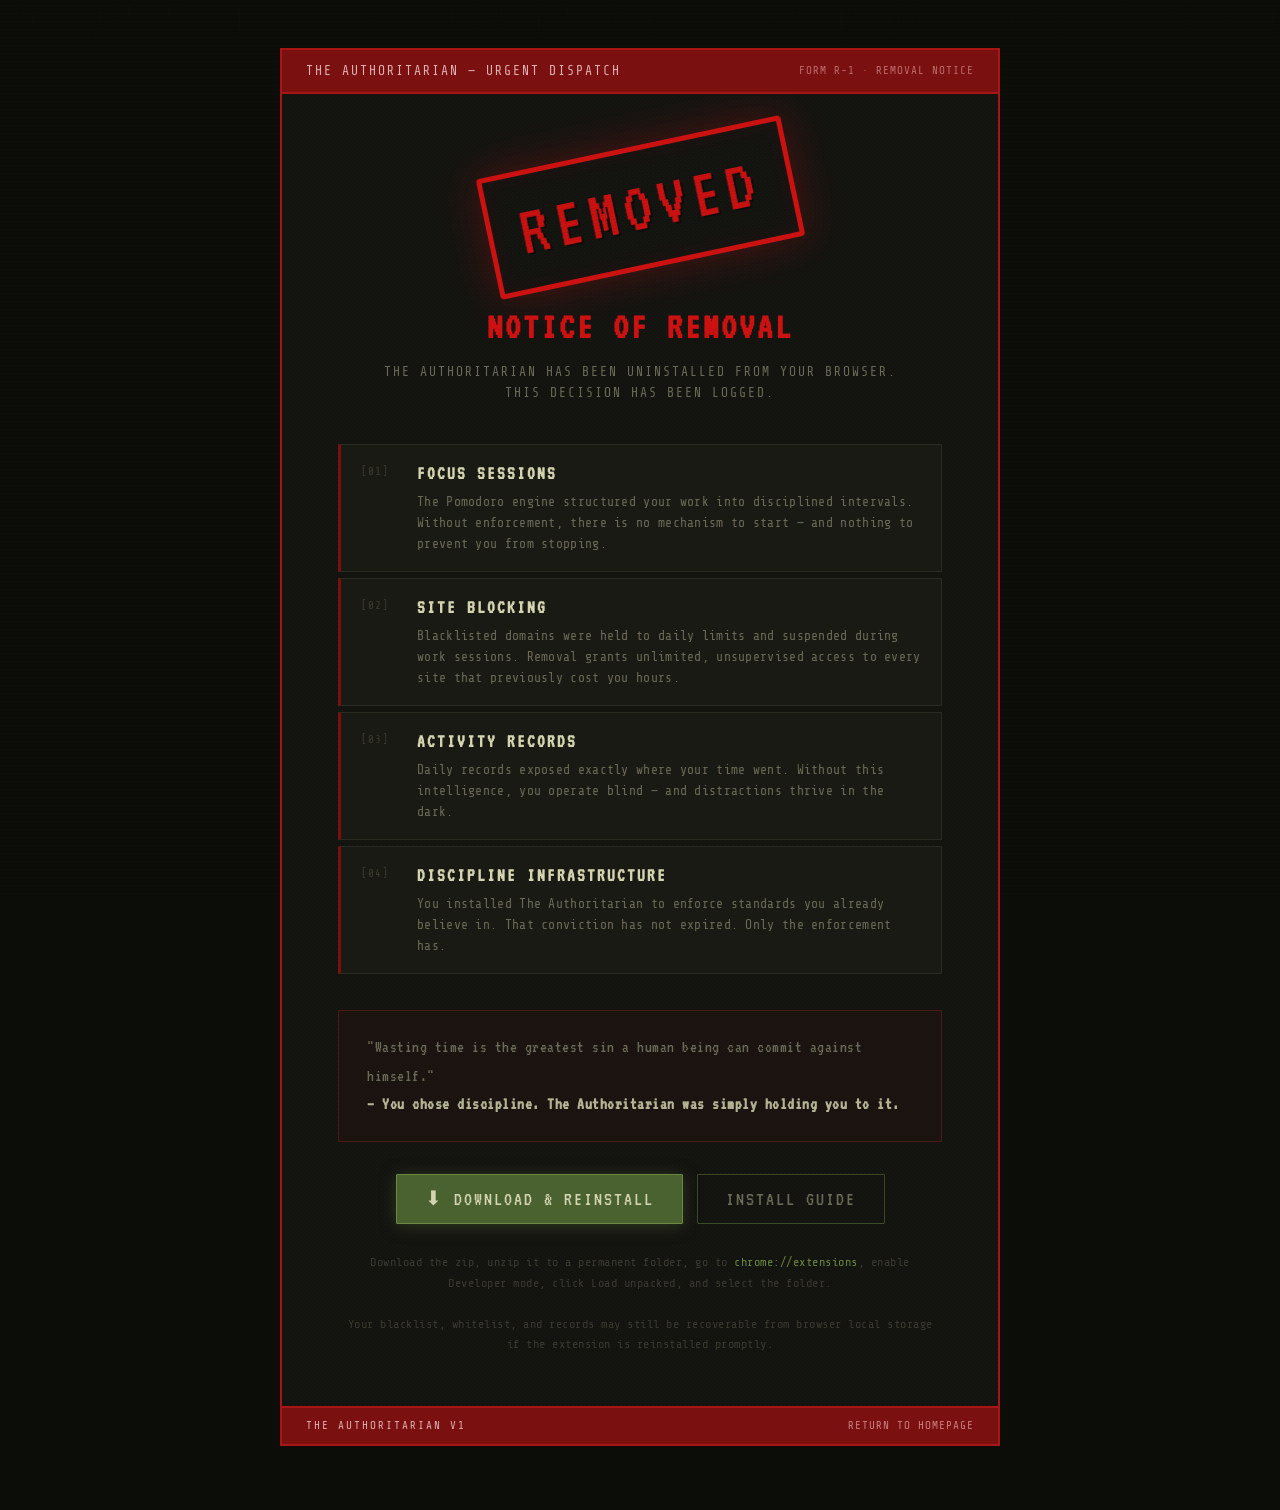
<file: uninstall.html>
<!DOCTYPE html>
<html lang="en">
<head>
  <meta charset="UTF-8">
  <meta name="viewport" content="width=device-width, initial-scale=1.0">
  <title>The Authoritarian — Notice of Removal</title>
  <meta name="robots" content="noindex">
  <link rel="icon" href="../icons/icon128.png">
  <link rel="stylesheet" href="style.css">
  <style>
    body {
      display: flex;
      flex-direction: column;
      align-items: center;
      justify-content: flex-start;
      min-height: 100vh;
      padding: 48px 24px 64px;
      background: var(--bg);
    }

    /* scan-line overlay */
    body::after {
      content: '';
      position: fixed;
      inset: 0;
      background: repeating-linear-gradient(
        transparent,
        transparent 3px,
        rgba(0,0,0,0.05) 3px,
        rgba(0,0,0,0.05) 4px
      );
      pointer-events: none;
      z-index: 0;
    }

    .page {
      position: relative;
      z-index: 1;
      width: 100%;
      max-width: 720px;
    }

    /* ---- Ministry Header ---- */
    .ministry-header {
      background: var(--red);
      border: 2px solid var(--red-bright);
      border-bottom: none;
      padding: 12px 24px;
      display: flex;
      justify-content: space-between;
      align-items: center;
      gap: 12px;
      flex-wrap: wrap;
    }
    .ministry-name {
      font-size: 13px;
      font-family: var(--font-mono);
      color: #e0b0b0;
      letter-spacing: 2px;
      text-transform: uppercase;
    }
    .doc-id {
      font-size: 11px;
      font-family: var(--font-mono);
      color: rgba(255,200,200,0.5);
      letter-spacing: 1px;
      text-transform: uppercase;
    }

    /* ---- Document Body ---- */
    .doc-card {
      background: var(--bg-card);
      background-image: var(--dither);
      border: 2px solid var(--red-bright);
      padding: 52px 56px;
      text-align: center;
    }

    @media (max-width: 600px) {
      .doc-card { padding: 32px 24px; }
    }

    /* ---- Stamp ---- */
    @keyframes stamp-in {
      0%   { opacity: 0; transform: rotate(-12deg) scale(2.5); }
      40%  { opacity: 1; transform: rotate(-12deg) scale(0.9); }
      55%  { transform: rotate(-12deg) scale(1.05); }
      70%  { transform: rotate(-12deg) scale(0.97); }
      100% { opacity: 1; transform: rotate(-12deg) scale(1); }
    }
    .stamp-wrap {
      display: flex;
      justify-content: center;
      margin-bottom: 32px;
    }
    .stamp {
      display: inline-block;
      font-family: var(--font-main);
      font-size: 72px;
      color: var(--stamp);
      border: 5px solid var(--stamp);
      padding: 6px 28px;
      border-radius: 4px;
      text-transform: uppercase;
      letter-spacing: 6px;
      opacity: 0;
      box-shadow: 0 0 40px var(--stamp-glow), inset 0 0 20px rgba(204,17,17,0.08);
      animation: stamp-in 0.55s cubic-bezier(0.25, 0.46, 0.45, 0.94) 0.4s forwards;
      text-shadow: 2px 2px 0 rgba(0,0,0,0.4);
      position: relative;
      overflow: hidden;
    }
    .stamp::before {
      content: '';
      position: absolute;
      inset: 0;
      background: repeating-linear-gradient(
        transparent, transparent 2px,
        rgba(0,0,0,0.07) 2px, rgba(0,0,0,0.07) 3px
      );
    }

    /* ---- Title Block ---- */
    .doc-title {
      font-size: 38px;
      color: var(--stamp);
      letter-spacing: 3px;
      margin-bottom: 8px;
    }
    .doc-subtitle {
      font-size: 13px;
      font-family: var(--font-mono);
      color: var(--text-dim);
      letter-spacing: 2px;
      text-transform: uppercase;
      margin-bottom: 40px;
      line-height: 1.6;
    }

    /* ---- Loss Items ---- */
    .loss-items {
      text-align: left;
      margin-bottom: 36px;
      display: flex;
      flex-direction: column;
      gap: 6px;
    }
    .loss-item {
      padding: 16px 20px;
      background: var(--bg-inset);
      border: 1px solid var(--border);
      border-left: 3px solid var(--red);
      display: flex;
      gap: 16px;
      align-items: flex-start;
      transition: border-left-color 0.2s;
    }
    .loss-item:hover { border-left-color: var(--stamp); }
    .loss-code {
      font-size: 11px;
      font-family: var(--font-mono);
      color: var(--text-faint);
      letter-spacing: 1px;
      flex-shrink: 0;
      margin-top: 3px;
      min-width: 40px;
    }
    .loss-content h3 {
      font-size: 19px;
      color: var(--text-bright);
      letter-spacing: 2px;
      margin-bottom: 5px;
    }
    .loss-content p {
      font-size: 13px;
      font-family: var(--font-mono);
      color: var(--text-dim);
      line-height: 1.6;
      letter-spacing: 0.3px;
    }

    /* ---- Quote ---- */
    .plea-quote {
      border: 1px solid var(--border-red);
      padding: 22px 28px;
      margin-bottom: 32px;
      background: rgba(122,16,16,0.07);
      text-align: left;
    }
    .plea-quote p {
      font-size: 17px;
      font-family: var(--font-main);
      color: var(--text-dim);
      line-height: 1.7;
      letter-spacing: 0.5px;
    }
    .plea-quote strong { color: var(--text); }

    /* ---- Action Buttons ---- */
    .plea-actions {
      display: flex;
      gap: 14px;
      justify-content: center;
      flex-wrap: wrap;
      margin-bottom: 28px;
    }

    /* ---- Footer note ---- */
    .footer-note {
      font-size: 12px;
      font-family: var(--font-mono);
      color: var(--text-faint);
      letter-spacing: 0.5px;
      line-height: 1.7;
    }

    /* ---- Doc Footer ---- */
    .ministry-footer {
      background: var(--red);
      border: 2px solid var(--red-bright);
      border-top: none;
      padding: 10px 24px;
      display: flex;
      justify-content: space-between;
      align-items: center;
      flex-wrap: wrap;
      gap: 8px;
    }
    .ministry-footer span {
      font-size: 11px;
      font-family: var(--font-mono);
      color: #e0b0b0;
      letter-spacing: 2px;
      text-transform: uppercase;
    }
    .ministry-footer a {
      font-size: 11px;
      font-family: var(--font-mono);
      color: rgba(255,200,200,0.6);
      letter-spacing: 1px;
      text-transform: uppercase;
      text-decoration: none;
    }
    .ministry-footer a:hover { color: #e0b0b0; }
  </style>
</head>
<body>

  <div class="static-rain" id="rain"></div>

  <div class="page">

    <div class="ministry-header">
      <span class="ministry-name">The Authoritarian — Urgent Dispatch</span>
      <span class="doc-id">Form R-1 · Removal Notice</span>
    </div>

    <div class="doc-card">

      <div class="stamp-wrap">
        <div class="stamp">Removed</div>
      </div>

      <h1 class="doc-title">Notice of Removal</h1>
      <p class="doc-subtitle">
        The Authoritarian has been uninstalled from your browser.<br>
        This decision has been logged.
      </p>

      <div class="loss-items">
        <div class="loss-item">
          <span class="loss-code">[01]</span>
          <div class="loss-content">
            <h3>Focus Sessions</h3>
            <p>The Pomodoro engine structured your work into disciplined intervals.
            Without enforcement, there is no mechanism to start — and nothing
            to prevent you from stopping.</p>
          </div>
        </div>
        <div class="loss-item">
          <span class="loss-code">[02]</span>
          <div class="loss-content">
            <h3>Site Blocking</h3>
            <p>Blacklisted domains were held to daily limits and suspended during
            work sessions. Removal grants unlimited, unsupervised access to every
            site that previously cost you hours.</p>
          </div>
        </div>
        <div class="loss-item">
          <span class="loss-code">[03]</span>
          <div class="loss-content">
            <h3>Activity Records</h3>
            <p>Daily records exposed exactly where your time went. Without this
            intelligence, you operate blind — and distractions thrive in the dark.</p>
          </div>
        </div>
        <div class="loss-item">
          <span class="loss-code">[04]</span>
          <div class="loss-content">
            <h3>Discipline Infrastructure</h3>
            <p>You installed The Authoritarian to enforce standards you already
            believe in. That conviction has not expired. Only the enforcement has.</p>
          </div>
        </div>
      </div>

      <div class="plea-quote">
        <p>
          "Wasting time is the greatest sin a human being can commit against himself."<br>
          <strong>— You chose discipline. The Authoritarian was simply holding you to it.</strong>
        </p>
      </div>

      <div class="plea-actions">
        <a class="btn btn-primary" href="the-authoritarian.zip" download>
          ⬇ Download &amp; Reinstall
        </a>
        <a class="btn btn-outline" href="index.html#install">
          Install Guide
        </a>
      </div>

      <p class="footer-note">
        Download the zip, unzip it to a permanent folder, go to <span style="font-family:var(--font-mono);color:var(--green-bright)">chrome://extensions</span>,
        enable Developer mode, click Load unpacked, and select the folder.<br><br>
        Your blacklist, whitelist, and records may still be recoverable from browser local storage
        if the extension is reinstalled promptly.
      </p>

    </div>

    <div class="ministry-footer">
      <span>The Authoritarian v1</span>
      <a href="index.html">Return to Homepage</a>
    </div>

  </div>

  <script>
    const rain = document.getElementById('rain');
    for (let i = 0; i < 40; i++) {
      const line = document.createElement('div');
      line.className = 'rain-line';
      line.style.left              = Math.random() * 100 + '%';
      line.style.height            = (Math.random() * 30 + 15) + 'px';
      line.style.animationDuration = (Math.random() * 3 + 2) + 's';
      line.style.animationDelay    = Math.random() * 5 + 's';
      line.style.opacity           = (Math.random() * 0.3 + 0.05).toString();
      rain.appendChild(line);
    }
  </script>
</body>
</html>
</file>
<file: style.css>
/* ============================================================
   THE AUTHORITARIAN — Website Design System
   ============================================================ */

@import url('https://fonts.googleapis.com/css2?family=VT323&family=Share+Tech+Mono&display=swap');

:root {
  --bg:           #0c0c09;
  --bg-card:      #131310;
  --bg-inset:     #1a1a14;
  --bg-row:       #171714;

  --green:        #4a6230;
  --green-dim:    #3a4f25;
  --green-bright: #6a8840;
  --green-glow:   rgba(74, 98, 48, 0.25);

  --red:          #7a1010;
  --red-bright:   #a81515;
  --stamp:        #cc1111;
  --stamp-glow:   rgba(204, 17, 17, 0.3);

  --amber:        #b87c2a;
  --amber-dim:    #8a5c1c;

  --text:         #b4b494;
  --text-dim:     #6a6a58;
  --text-faint:   #3a3a30;
  --text-bright:  #d4d4b0;
  --text-white:   #e8e8cc;

  --border:       #2a2a20;
  --border-green: #3a4a28;
  --border-red:   #4a1818;

  --font-main:    'VT323', 'Courier New', monospace;
  --font-mono:    'Share Tech Mono', 'Courier New', monospace;

  --dither: url("data:image/svg+xml,%3Csvg xmlns='http://www.w3.org/2000/svg' width='4' height='4'%3E%3Crect width='1' height='1' x='0' y='0' fill='rgba(180,180,148,0.03)'/%3E%3Crect width='1' height='1' x='2' y='2' fill='rgba(180,180,148,0.03)'/%3E%3Crect width='1' height='1' x='1' y='3' fill='rgba(0,0,0,0.04)'/%3E%3Crect width='1' height='1' x='3' y='1' fill='rgba(0,0,0,0.04)'/%3E%3C/svg%3E");
}

*, *::before, *::after { margin: 0; padding: 0; box-sizing: border-box; }

html { scroll-behavior: smooth; }

body {
  background: var(--bg);
  background-image: var(--dither);
  color: var(--text);
  font-family: var(--font-main);
  font-size: 18px;
  line-height: 1.4;
  min-height: 100vh;
  overflow-x: hidden;
}

/* ---- Scrollbar ---- */
::-webkit-scrollbar { width: 6px; }
::-webkit-scrollbar-track { background: var(--bg); }
::-webkit-scrollbar-thumb { background: var(--border-green); border-radius: 1px; }

/* ---- Typography ---- */
h1, h2, h3, h4 {
  font-family: var(--font-main);
  color: var(--text-white);
  letter-spacing: 1px;
  text-transform: uppercase;
}

p { line-height: 1.6; }

a { color: var(--green-bright); text-decoration: none; }
a:hover { color: var(--text-bright); }

/* ---- Layout ---- */
.container {
  max-width: 1100px;
  margin: 0 auto;
  padding: 0 24px;
}

/* ---- Buttons ---- */
.btn {
  font-family: var(--font-main);
  font-size: 20px;
  letter-spacing: 2px;
  text-transform: uppercase;
  border: none;
  border-radius: 1px;
  padding: 10px 28px;
  cursor: pointer;
  transition: all 0.1s;
  display: inline-block;
  text-align: center;
}
.btn:active { transform: translateY(1px); }

.btn-primary {
  background: var(--green);
  color: var(--text-bright);
  border: 1px solid var(--green-bright);
  box-shadow: 0 2px 16px rgba(74,98,48,0.5);
}
.btn-primary:hover { background: var(--green-bright); color: var(--text-white); }

.btn-red {
  background: var(--red);
  color: #e0b0b0;
  border: 1px solid var(--red-bright);
  box-shadow: 0 2px 12px rgba(122,16,16,0.4);
}
.btn-red:hover { background: var(--red-bright); }

.btn-outline {
  background: transparent;
  color: var(--text-dim);
  border: 1px solid var(--border-green);
}
.btn-outline:hover { border-color: var(--green); color: var(--text); }

/* ---- Tag ---- */
.tag {
  font-size: 11px;
  font-family: var(--font-mono);
  letter-spacing: 2px;
  text-transform: uppercase;
  padding: 3px 10px;
  border-radius: 1px;
  display: inline-block;
}
.tag-green { background: rgba(74,98,48,0.2); color: var(--green-bright); border: 1px solid var(--border-green); }
.tag-red   { background: rgba(122,16,16,0.2); color: #d06060; border: 1px solid var(--border-red); }
.tag-amber { background: rgba(184,124,42,0.15); color: var(--amber); border: 1px solid rgba(184,124,42,0.3); }

/* ---- Card ---- */
.card {
  background: var(--bg-card);
  background-image: var(--dither);
  border: 1px solid var(--border);
  border-radius: 2px;
  box-shadow: 0 4px 24px rgba(0,0,0,0.5), inset 0 1px 0 rgba(180,180,148,0.04);
  position: relative;
}
.card::before {
  content: '';
  position: absolute;
  top: 6px; left: 6px;
  width: 10px; height: 10px;
  border-top: 1px solid var(--border-green);
  border-left: 1px solid var(--border-green);
  pointer-events: none;
}
.card::after {
  content: '';
  position: absolute;
  bottom: 6px; right: 6px;
  width: 10px; height: 10px;
  border-bottom: 1px solid var(--border-green);
  border-right: 1px solid var(--border-green);
  pointer-events: none;
}

/* ---- Divider ---- */
.divider {
  border: none;
  border-top: 1px solid var(--border);
  margin: 0;
}

/* ================================================================
   NAV
   ================================================================ */
nav {
  position: sticky;
  top: 0;
  z-index: 100;
  background: rgba(12,12,9,0.95);
  border-bottom: 1px solid var(--border);
  backdrop-filter: blur(8px);
}
.nav-inner {
  display: flex;
  align-items: center;
  justify-content: space-between;
  padding: 10px 24px;
  max-width: 1100px;
  margin: 0 auto;
}
.nav-brand {
  display: flex;
  flex-direction: column;
  gap: 1px;
}
.nav-brand .name {
  font-size: 20px;
  color: var(--text-white);
  letter-spacing: 3px;
  font-family: var(--font-main);
  text-transform: uppercase;
}
.nav-brand .sub {
  font-size: 10px;
  color: var(--text-dim);
  letter-spacing: 2px;
  font-family: var(--font-mono);
  text-transform: uppercase;
}
.nav-links {
  display: flex;
  align-items: center;
  gap: 28px;
  list-style: none;
}
.nav-links a {
  font-size: 14px;
  font-family: var(--font-mono);
  color: var(--text-dim);
  letter-spacing: 1px;
  text-transform: uppercase;
  transition: color 0.15s;
}
.nav-links a:hover { color: var(--text-bright); }
.nav-cta { margin-left: 12px; }

/* ================================================================
   HERO
   ================================================================ */
.hero {
  padding: 80px 0 70px;
  position: relative;
  overflow: hidden;
  border-bottom: 1px solid var(--border);
}

/* scan-line overlay */
.hero::before {
  content: '';
  position: absolute;
  inset: 0;
  background: repeating-linear-gradient(
    transparent,
    transparent 3px,
    rgba(0,0,0,0.06) 3px,
    rgba(0,0,0,0.06) 4px
  );
  pointer-events: none;
}

.hero-inner {
  display: grid;
  grid-template-columns: 1fr 1fr;
  gap: 64px;
  align-items: center;
  position: relative;
  z-index: 1;
}

.hero-eyebrow {
  font-size: 12px;
  font-family: var(--font-mono);
  color: var(--stamp);
  letter-spacing: 3px;
  text-transform: uppercase;
  margin-bottom: 16px;
  display: flex;
  align-items: center;
  gap: 8px;
}
.hero-eyebrow::before {
  content: '';
  display: inline-block;
  width: 24px;
  height: 1px;
  background: var(--stamp);
}

.hero h1 {
  font-size: 64px;
  line-height: 1;
  color: var(--text-white);
  letter-spacing: 4px;
  margin-bottom: 10px;
}

.hero-sub {
  font-size: 20px;
  color: var(--amber);
  letter-spacing: 3px;
  font-family: var(--font-mono);
  text-transform: uppercase;
  margin-bottom: 24px;
}

.hero-desc {
  font-size: 16px;
  font-family: var(--font-mono);
  color: var(--text-dim);
  line-height: 1.7;
  letter-spacing: 0.3px;
  margin-bottom: 36px;
  max-width: 480px;
}

.hero-actions {
  display: flex;
  gap: 14px;
  align-items: center;
  flex-wrap: wrap;
}

.hero-meta {
  margin-top: 28px;
  display: flex;
  gap: 28px;
}
.hero-stat { text-align: left; }
.hero-stat .val {
  font-size: 28px;
  color: var(--green-bright);
  font-family: var(--font-main);
  letter-spacing: 2px;
}
.hero-stat .lbl {
  font-size: 10px;
  font-family: var(--font-mono);
  color: var(--text-faint);
  letter-spacing: 2px;
  text-transform: uppercase;
  margin-top: 2px;
}

/* ---- Extension mockup ---- */
.mockup-wrap {
  position: relative;
  display: flex;
  justify-content: center;
  align-items: center;
}

.mockup-glow {
  position: absolute;
  width: 340px;
  height: 340px;
  background: radial-gradient(circle, rgba(74,98,48,0.15) 0%, transparent 70%);
  border-radius: 50%;
}

.mockup {
  width: 320px;
  background: var(--bg-card);
  border: 1px solid var(--border);
  border-radius: 2px;
  box-shadow: 0 8px 40px rgba(0,0,0,0.7), 0 0 1px var(--border-green);
  overflow: hidden;
  position: relative;
}

.mockup-header {
  background: var(--green-dim);
  border-bottom: 2px solid var(--green);
  padding: 8px 14px;
  display: flex;
  justify-content: space-between;
  align-items: center;
}
.mockup-header .title {
  font-size: 15px;
  color: var(--text-white);
  letter-spacing: 3px;
}
.mockup-header .lock {
  font-size: 12px;
  color: var(--text-dim);
  font-family: var(--font-mono);
  letter-spacing: 1px;
  border: 1px solid var(--border-green);
  padding: 2px 8px;
}

.mockup-tabs {
  display: flex;
  background: var(--bg-inset);
  border-bottom: 1px solid var(--border);
}
.mockup-tab {
  flex: 1;
  padding: 6px 4px;
  text-align: center;
  font-size: 11px;
  font-family: var(--font-main);
  letter-spacing: 1px;
  text-transform: uppercase;
  color: var(--text-dim);
  border-bottom: 2px solid transparent;
}
.mockup-tab.active {
  color: var(--green-bright);
  border-bottom-color: var(--green-bright);
}

.mockup-body { padding: 14px; }

.mockup-timer {
  text-align: center;
  padding: 10px 0;
}
.mockup-timer .time {
  font-size: 46px;
  font-family: var(--font-main);
  color: var(--text-white);
  letter-spacing: 6px;
}
.mockup-timer .mode {
  font-size: 12px;
  font-family: var(--font-mono);
  color: var(--stamp);
  letter-spacing: 3px;
  text-transform: uppercase;
  margin-top: 2px;
}
.mockup-timer .session {
  font-size: 10px;
  font-family: var(--font-mono);
  color: var(--text-dim);
  letter-spacing: 2px;
  margin-top: 4px;
}

.mockup-terminate {
  background: var(--red);
  border: 1px solid var(--red-bright);
  color: #e0b0b0;
  font-family: var(--font-main);
  font-size: 16px;
  letter-spacing: 2px;
  text-transform: uppercase;
  width: 100%;
  padding: 7px;
  text-align: center;
  margin: 8px 0;
  cursor: default;
}

.mockup-break-panel {
  background: var(--bg-inset);
  border: 1px solid var(--border-green);
  padding: 8px 12px;
  text-align: center;
}
.mockup-break-panel .label {
  font-size: 10px;
  font-family: var(--font-mono);
  color: var(--text-dim);
  letter-spacing: 1px;
  margin-bottom: 6px;
}
.mockup-break-btn {
  background: var(--amber-dim);
  border: 1px solid var(--amber);
  color: #e8c880;
  font-family: var(--font-main);
  font-size: 14px;
  letter-spacing: 2px;
  width: 100%;
  padding: 6px;
  text-align: center;
  cursor: default;
}

.mockup-stats {
  display: flex;
  justify-content: space-around;
  padding: 10px 0 4px;
  border-top: 1px solid var(--border);
  margin-top: 8px;
}
.mockup-stat .v {
  font-size: 18px;
  color: var(--green-bright);
  font-family: var(--font-main);
  text-align: center;
}
.mockup-stat .l {
  font-size: 8px;
  font-family: var(--font-mono);
  color: var(--text-faint);
  text-transform: uppercase;
  letter-spacing: 1px;
  text-align: center;
}

/* ================================================================
   SECTION COMMON
   ================================================================ */
section {
  padding: 80px 0;
  border-bottom: 1px solid var(--border);
}

.section-header {
  text-align: center;
  margin-bottom: 56px;
}
.section-eyebrow {
  font-size: 11px;
  font-family: var(--font-mono);
  color: var(--text-dim);
  letter-spacing: 4px;
  text-transform: uppercase;
  margin-bottom: 14px;
}
.section-title {
  font-size: 40px;
  color: var(--text-white);
  letter-spacing: 3px;
  margin-bottom: 14px;
}
.section-sub {
  font-size: 15px;
  font-family: var(--font-mono);
  color: var(--text-dim);
  letter-spacing: 0.3px;
  max-width: 580px;
  margin: 0 auto;
  line-height: 1.7;
}

/* ================================================================
   FEATURES GRID
   ================================================================ */
.features-grid {
  display: grid;
  grid-template-columns: repeat(3, 1fr);
  gap: 16px;
}

.feature-card {
  background: var(--bg-card);
  border: 1px solid var(--border);
  padding: 28px 24px;
  position: relative;
  transition: border-color 0.2s, box-shadow 0.2s;
}
.feature-card:hover {
  border-color: var(--border-green);
  box-shadow: 0 4px 24px rgba(74,98,48,0.15);
}
.feature-card::before {
  content: '';
  position: absolute;
  top: 0; left: 0; right: 0;
  height: 2px;
  background: var(--green);
  opacity: 0;
  transition: opacity 0.2s;
}
.feature-card:hover::before { opacity: 1; }

.feature-icon {
  font-size: 32px;
  margin-bottom: 16px;
  display: block;
  font-family: var(--font-mono);
  color: var(--green-bright);
  letter-spacing: 0;
}

.feature-code {
  font-size: 10px;
  font-family: var(--font-mono);
  color: var(--text-faint);
  letter-spacing: 2px;
  text-transform: uppercase;
  margin-bottom: 8px;
}

.feature-title {
  font-size: 20px;
  color: var(--text-white);
  letter-spacing: 2px;
  margin-bottom: 10px;
}

.feature-desc {
  font-size: 13px;
  font-family: var(--font-mono);
  color: var(--text-dim);
  line-height: 1.7;
  letter-spacing: 0.3px;
}

/* ================================================================
   HOW IT WORKS
   ================================================================ */
.steps {
  display: grid;
  grid-template-columns: repeat(4, 1fr);
  gap: 0;
  position: relative;
}
.steps::before {
  content: '';
  position: absolute;
  top: 28px;
  left: 10%;
  right: 10%;
  height: 1px;
  background: var(--border-green);
  z-index: 0;
}

.step {
  text-align: center;
  padding: 0 20px;
  position: relative;
  z-index: 1;
}

.step-num {
  width: 56px;
  height: 56px;
  background: var(--bg-card);
  border: 2px solid var(--green);
  border-radius: 1px;
  display: flex;
  align-items: center;
  justify-content: center;
  margin: 0 auto 20px;
  font-size: 24px;
  color: var(--green-bright);
  font-family: var(--font-main);
  letter-spacing: 0;
  position: relative;
}

.step-title {
  font-size: 18px;
  color: var(--text-bright);
  letter-spacing: 2px;
  margin-bottom: 10px;
}

.step-desc {
  font-size: 12px;
  font-family: var(--font-mono);
  color: var(--text-dim);
  line-height: 1.7;
  letter-spacing: 0.3px;
}

/* ================================================================
   RECORDS PREVIEW
   ================================================================ */
.records-demo {
  display: grid;
  grid-template-columns: 1fr 1fr;
  gap: 32px;
  align-items: center;
}

.records-panel {
  background: var(--bg-card);
  border: 1px solid var(--border);
  border-radius: 2px;
  overflow: hidden;
}

.records-panel-header {
  background: var(--bg-inset);
  border-bottom: 1px solid var(--border);
  padding: 10px 14px;
  font-size: 11px;
  font-family: var(--font-mono);
  color: var(--text-dim);
  letter-spacing: 2px;
  text-transform: uppercase;
}

.record-row {
  padding: 12px 14px 10px;
  border-bottom: 1px solid var(--border);
}
.record-row:last-child { border-bottom: none; }

.record-row-top {
  display: flex;
  justify-content: space-between;
  align-items: baseline;
  margin-bottom: 6px;
}
.record-domain {
  font-size: 14px;
  font-family: var(--font-mono);
  color: var(--text);
}
.record-time {
  font-size: 13px;
  font-family: var(--font-mono);
  color: var(--text-dim);
}
.record-bar {
  height: 3px;
  background: var(--bg-inset);
  border-radius: 1px;
  overflow: hidden;
}
.record-fill {
  height: 100%;
  border-radius: 1px;
}
.record-fill.top { background: var(--amber); }
.record-fill.high { background: var(--green); }
.record-fill.mid { background: var(--green); opacity: 0.7; }
.record-fill.low { background: var(--green); opacity: 0.4; }

.records-copy h3 {
  font-size: 28px;
  margin-bottom: 14px;
}
.records-copy p {
  font-size: 14px;
  font-family: var(--font-mono);
  color: var(--text-dim);
  line-height: 1.7;
  margin-bottom: 20px;
}
.records-copy ul {
  list-style: none;
  display: flex;
  flex-direction: column;
  gap: 10px;
}
.records-copy li {
  font-size: 13px;
  font-family: var(--font-mono);
  color: var(--text-dim);
  padding-left: 20px;
  position: relative;
  line-height: 1.6;
}
.records-copy li::before {
  content: '›';
  position: absolute;
  left: 0;
  color: var(--green-bright);
}

/* ================================================================
   SECURITY LOCK SECTION
   ================================================================ */
.lock-showcase {
  display: grid;
  grid-template-columns: 1fr 1fr;
  gap: 48px;
  align-items: center;
}

.lock-copy h3 {
  font-size: 32px;
  margin-bottom: 14px;
  color: var(--stamp);
}
.lock-copy p {
  font-size: 14px;
  font-family: var(--font-mono);
  color: var(--text-dim);
  line-height: 1.7;
  margin-bottom: 20px;
}

.lock-feature-list {
  list-style: none;
  display: flex;
  flex-direction: column;
  gap: 10px;
}
.lock-feature-list li {
  display: flex;
  gap: 12px;
  font-size: 13px;
  font-family: var(--font-mono);
  color: var(--text-dim);
  align-items: flex-start;
  line-height: 1.6;
}
.lock-feature-list li span:first-child {
  color: var(--stamp);
  flex-shrink: 0;
  margin-top: 1px;
}

.lock-panel {
  background: var(--bg-card);
  border: 2px solid var(--border-red);
  padding: 28px;
}

.lock-panel-title {
  font-size: 22px;
  color: var(--stamp);
  letter-spacing: 2px;
  margin-bottom: 10px;
}

.lock-panel-desc {
  font-size: 12px;
  font-family: var(--font-mono);
  color: var(--text-dim);
  line-height: 1.5;
  letter-spacing: 0.5px;
  margin-bottom: 16px;
}

.lock-status-row {
  font-size: 14px;
  font-family: var(--font-mono);
  color: var(--green-bright);
  letter-spacing: 2px;
  margin-bottom: 14px;
}

.lock-btns {
  display: flex;
  gap: 10px;
}
.lock-btn-demo {
  flex: 1;
  padding: 8px;
  text-align: center;
  font-family: var(--font-main);
  font-size: 16px;
  letter-spacing: 2px;
  text-transform: uppercase;
  cursor: default;
}
.lock-btn-demo.deny {
  background: var(--red);
  border: 1px solid var(--red-bright);
  color: #e0b0b0;
}
.lock-btn-demo.amber {
  background: var(--amber-dim);
  border: 1px solid var(--amber);
  color: #e8c880;
  display: none;
}

/* ================================================================
   QUOTE
   ================================================================ */
.quote-section {
  padding: 64px 0;
  background: var(--bg-inset);
  border-top: 1px solid var(--border);
  border-bottom: 1px solid var(--border);
  text-align: center;
}

.quote-mark {
  font-size: 80px;
  line-height: 0.5;
  color: var(--red);
  font-family: Georgia, serif;
  display: block;
  margin-bottom: 24px;
  opacity: 0.6;
}

.quote-text {
  font-size: 22px;
  font-family: var(--font-main);
  color: var(--text-bright);
  letter-spacing: 1px;
  max-width: 760px;
  margin: 0 auto 20px;
  line-height: 1.5;
}

.quote-source {
  font-size: 13px;
  font-family: var(--font-mono);
  color: var(--text-dim);
  letter-spacing: 2px;
  text-transform: uppercase;
}

/* ================================================================
   CTA SECTION
   ================================================================ */
.cta-section {
  padding: 80px 0;
  text-align: center;
  border-bottom: none;
}

.cta-section h2 {
  font-size: 44px;
  color: var(--text-white);
  letter-spacing: 3px;
  margin-bottom: 16px;
}

.cta-section p {
  font-size: 15px;
  font-family: var(--font-mono);
  color: var(--text-dim);
  max-width: 520px;
  margin: 0 auto 36px;
  line-height: 1.7;
  letter-spacing: 0.3px;
}

.cta-actions {
  display: flex;
  gap: 16px;
  justify-content: center;
  align-items: center;
  flex-wrap: wrap;
}

.cta-note {
  margin-top: 20px;
  font-size: 12px;
  font-family: var(--font-mono);
  color: var(--text-faint);
  letter-spacing: 1px;
}

/* ================================================================
   FOOTER
   ================================================================ */
footer {
  background: var(--bg-inset);
  border-top: 1px solid var(--border);
  padding: 28px 24px;
  text-align: center;
}

.footer-inner {
  max-width: 1100px;
  margin: 0 auto;
  display: flex;
  justify-content: space-between;
  align-items: center;
  gap: 16px;
  flex-wrap: wrap;
}

.footer-brand {
  font-size: 14px;
  font-family: var(--font-mono);
  color: var(--text-dim);
  letter-spacing: 2px;
  text-transform: uppercase;
}

.footer-links {
  display: flex;
  gap: 24px;
  list-style: none;
}

.footer-links a {
  font-size: 12px;
  font-family: var(--font-mono);
  color: var(--text-faint);
  letter-spacing: 1px;
  text-transform: uppercase;
  transition: color 0.15s;
}
.footer-links a:hover { color: var(--text-dim); }

.footer-copy {
  font-size: 11px;
  font-family: var(--font-mono);
  color: var(--text-faint);
  letter-spacing: 1px;
}

/* ================================================================
   RAIN ANIMATION (background effect)
   ================================================================ */
.static-rain {
  position: fixed;
  inset: 0;
  pointer-events: none;
  z-index: 0;
  overflow: hidden;
}
.rain-line {
  position: absolute;
  width: 1px;
  background: linear-gradient(to bottom, transparent, rgba(74,98,48,0.15), transparent);
  animation: rain-fall linear infinite;
}
@keyframes rain-fall {
  0%   { transform: translateY(-100vh); }
  100% { transform: translateY(200vh); }
}

/* everything above the rain */
nav, main, footer { position: relative; z-index: 1; }

/* ================================================================
   RESPONSIVE
   ================================================================ */
@media (max-width: 900px) {
  .hero-inner { grid-template-columns: 1fr; gap: 40px; }
  .mockup-wrap { display: none; }
  .hero h1 { font-size: 48px; }
  .features-grid { grid-template-columns: repeat(2, 1fr); }
  .steps { grid-template-columns: repeat(2, 1fr); gap: 32px; }
  .steps::before { display: none; }
  .records-demo { grid-template-columns: 1fr; }
  .lock-showcase { grid-template-columns: 1fr; }
  .nav-links { display: none; }
}

@media (max-width: 600px) {
  .features-grid { grid-template-columns: 1fr; }
  .steps { grid-template-columns: 1fr; }
  .hero h1 { font-size: 36px; }
  .section-title { font-size: 28px; }
}
</file>
